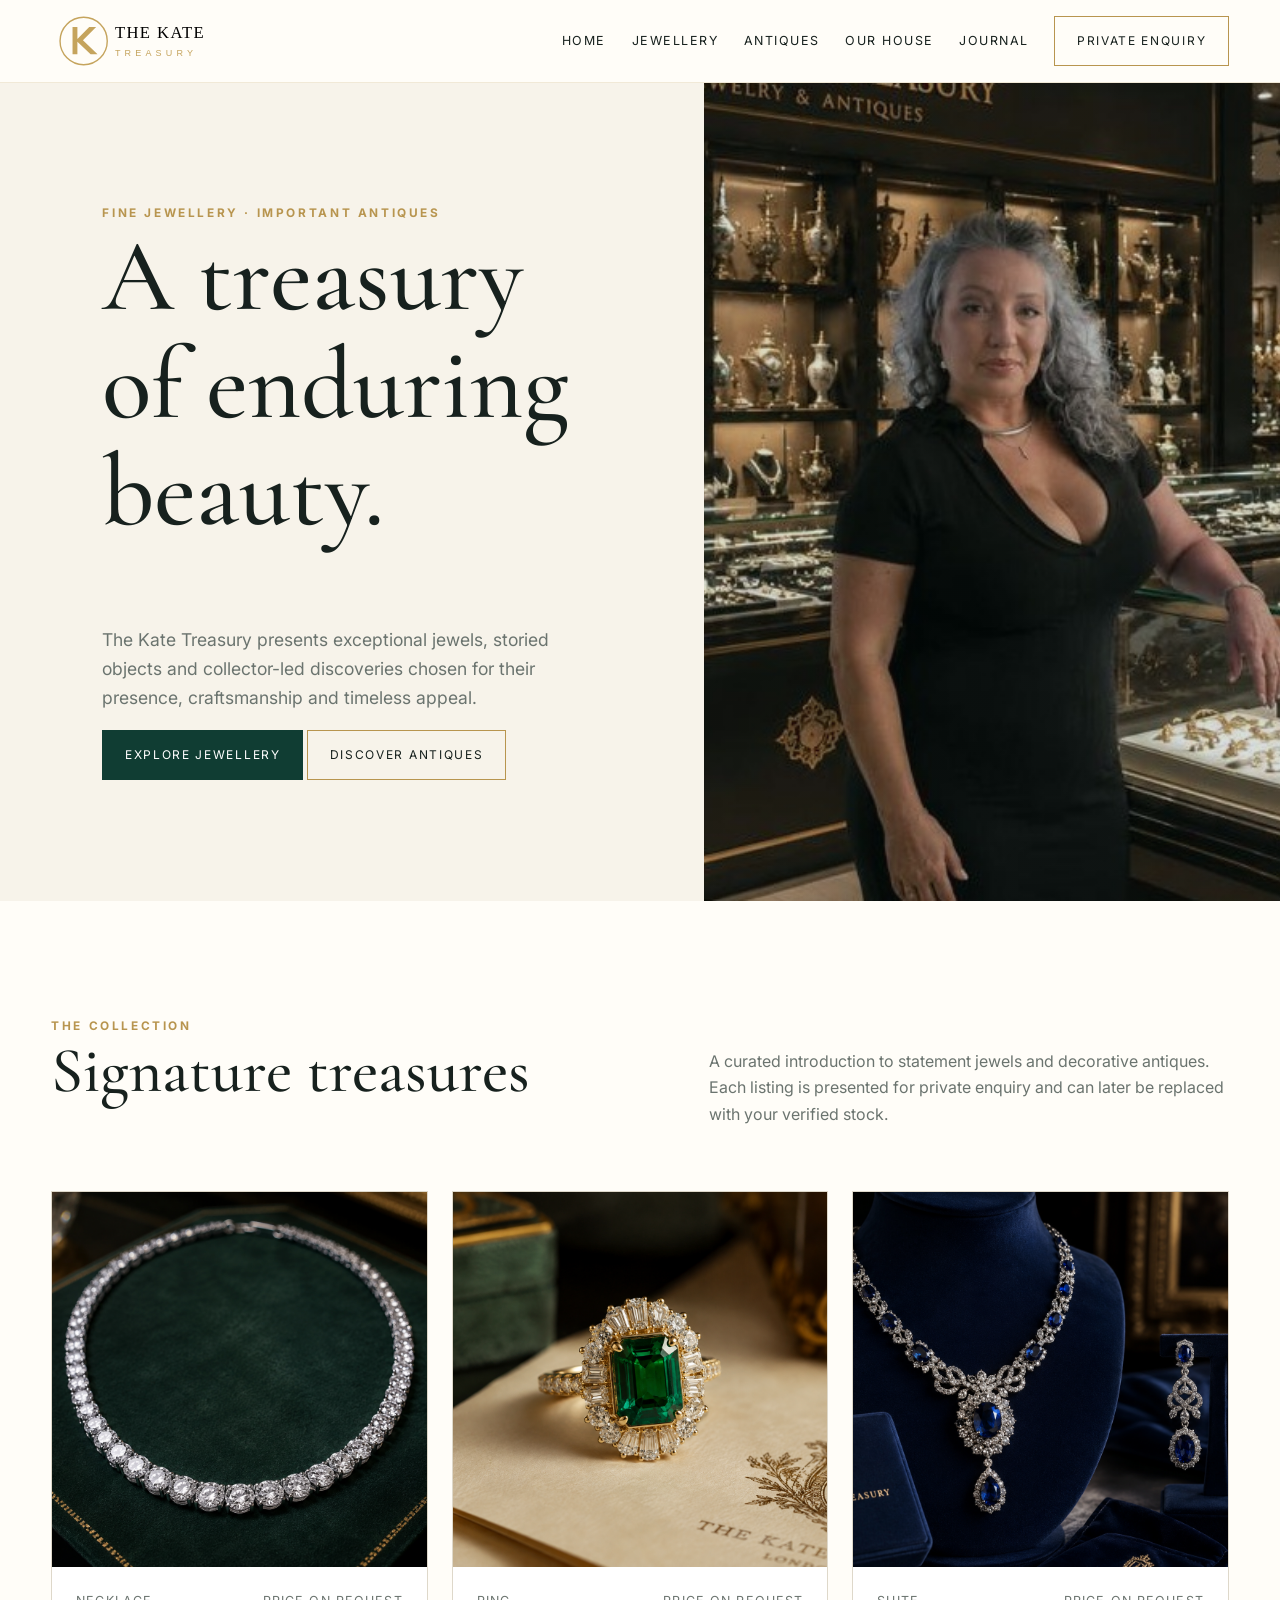
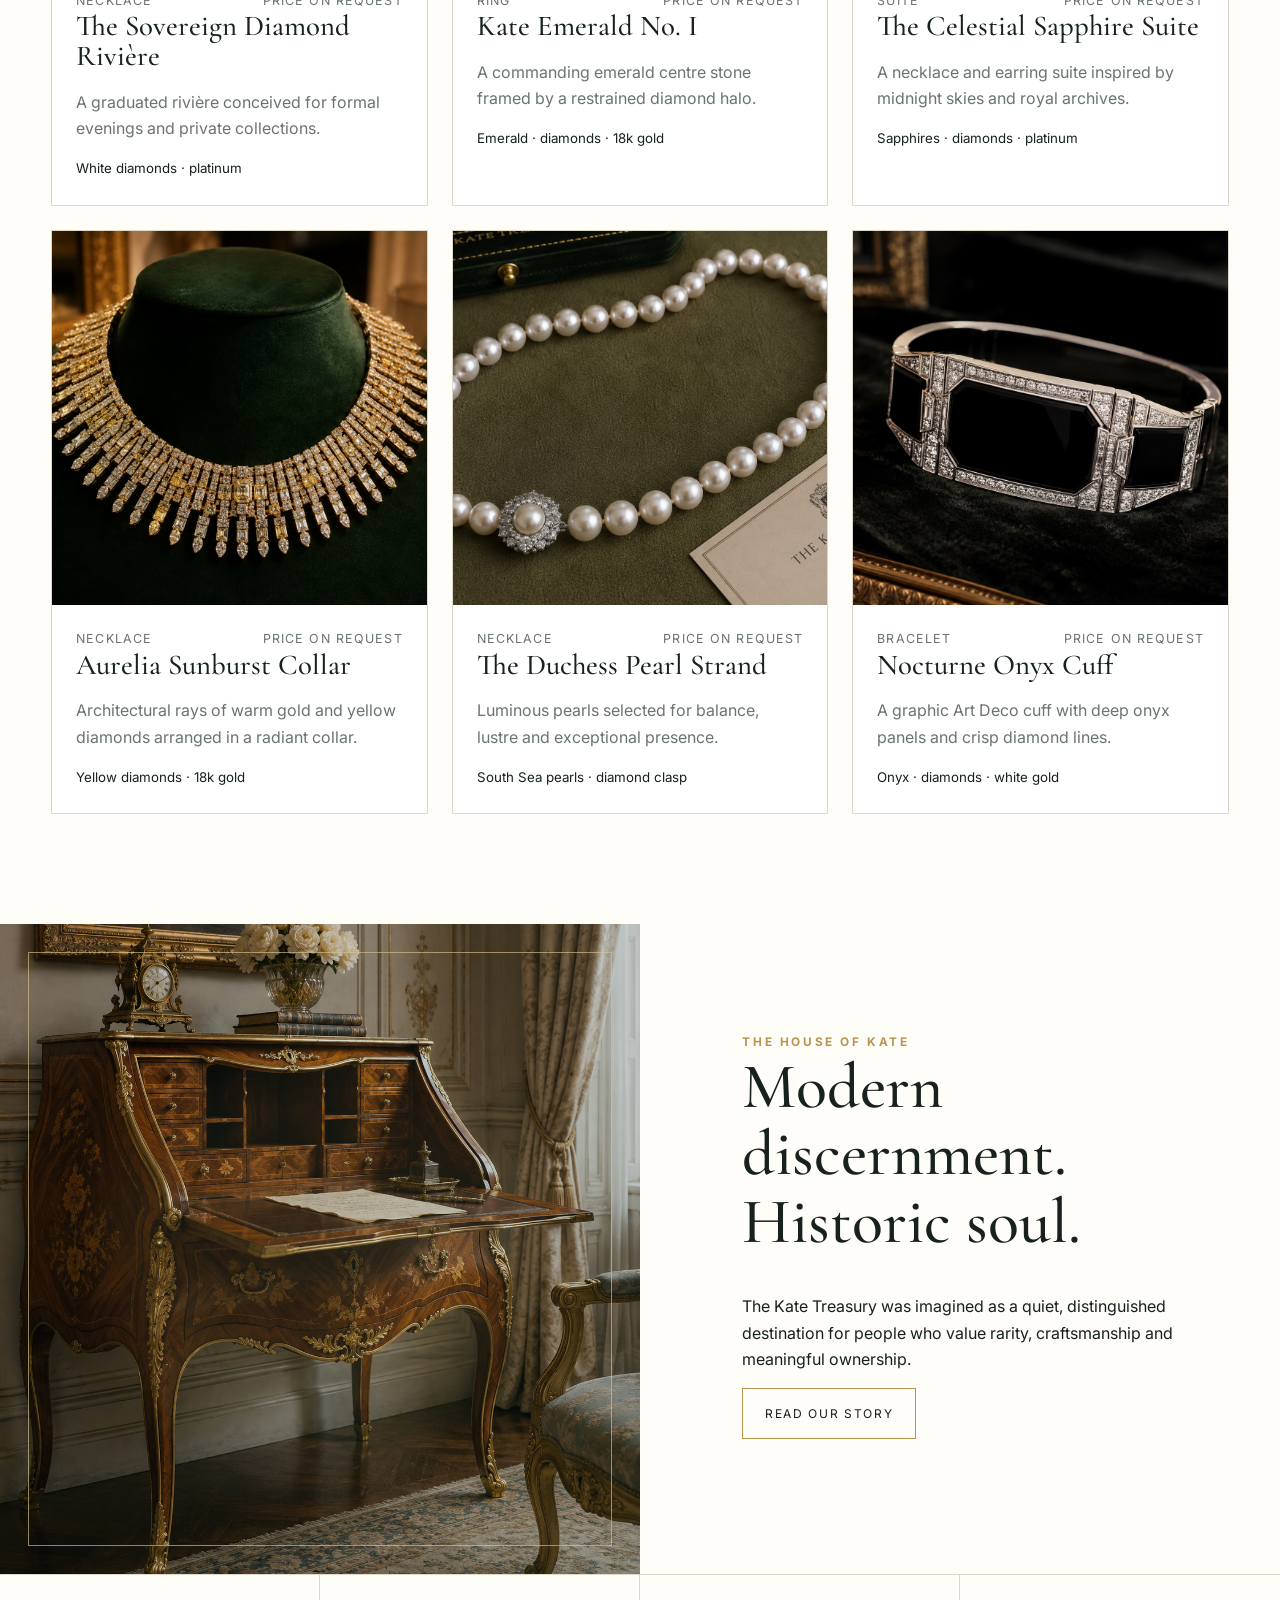
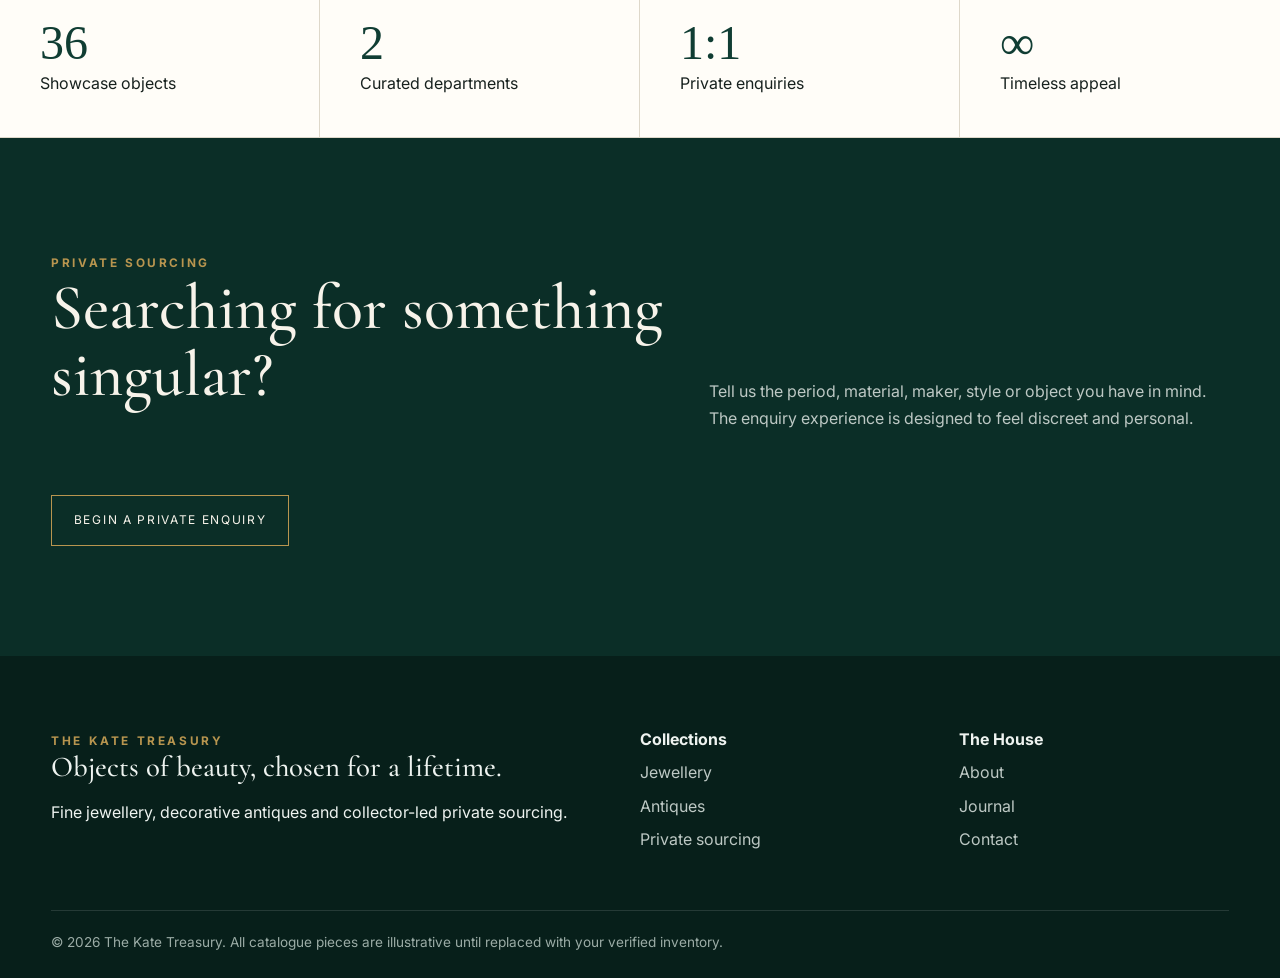
<file: index.html>
<!DOCTYPE html>
<html lang="en-GB">

<head>
    <meta charset="utf-8">
    <meta name="viewport" content="width=device-width, initial-scale=1">

    <title>The Kate Treasury | Fine Jewellery & Important Antiques</title>

    <meta name="description"
        content="Discover The Kate Treasury, a refined showcase of fine jewellery, statement gemstones, decorative antiques and collector-led private sourcing.">

    <meta name="robots"
        content="index,follow,max-image-preview:large,max-snippet:-1,max-video-preview:-1">

    <link rel="canonical" href="https://thekatetreasury.com/">

    <!-- Open Graph -->
    <meta property="og:type" content="website">
    <meta property="og:site_name" content="The Kate Treasury">
    <meta property="og:title" content="The Kate Treasury | Fine Jewellery & Important Antiques">
    <meta property="og:description"
        content="Discover The Kate Treasury, a refined showcase of fine jewellery, statement gemstones, decorative antiques and collector-led private sourcing.">
    <meta property="og:url" content="https://thekatetreasury.com/">
    <meta property="og:image"
        content="https://thekatetreasury.com/assets/images/products/jewellery-01.svg">

    <!-- Twitter -->
    <meta name="twitter:card" content="summary_large_image">
    <meta name="twitter:title"
        content="The Kate Treasury | Fine Jewellery & Important Antiques">
    <meta name="twitter:description"
        content="Discover The Kate Treasury, a refined showcase of fine jewellery, statement gemstones, decorative antiques and collector-led private sourcing.">
    <meta name="twitter:image"
        content="https://thekatetreasury.com/assets/images/products/jewellery-01.svg">

    <meta name="theme-color" content="#103d33">

    <link rel="icon"
        href="assets/images/brand/favicon.svg"
        type="image/svg+xml">

    <link rel="manifest" href="site.webmanifest">

    <!-- Fonts -->
    <link rel="preconnect"
        href="https://fonts.googleapis.com">

    <link rel="preconnect"
        href="https://fonts.gstatic.com"
        crossorigin>

    <link href="https://fonts.googleapis.com/css2?family=Cormorant+Garamond:wght@400;500;600&family=Inter:wght@400;500;600&display=swap"
        rel="stylesheet">

    <link rel="stylesheet"
        href="assets/css/style.css">

    <!-- Schema -->
    <script type="application/ld+json">
    {
        "@context": "https://schema.org",
        "@type": "Organization",
        "name": "The Kate Treasury",
        "url": "https://thekatetreasury.com/",
        "logo": "https://thekatetreasury.com/assets/images/brand/logo.svg",
        "description": "A private showcase of fine jewellery, decorative antiques and collector-led sourcing.",
        "founder": {
            "@type": "Person",
            "name": "Kate"
        },
        "contactPoint": {
            "@type": "ContactPoint",
            "contactType": "customer enquiries",
            "email": "thekatetreasury@.com"
        }
    }
    </script>

</head>

<body data-featured="true">

    <!-- Header -->
    <header class="site-header">

        <div class="container nav">

            <a class="brand"
                href="index.html"
                aria-label="The Kate Treasury home">

                <img src="assets/images/brand/logo.svg"
                    alt="The Kate Treasury">

            </a>

            <button class="menu-btn"
                aria-label="Open navigation">
                ☰
            </button>

            <nav class="nav-links"
                aria-label="Primary navigation">

                <a href="index.html">Home</a>

                <a href="pages/jewellery.html">
                    Jewellery
                </a>

                <a href="pages/antiques.html">
                    Antiques
                </a>

                <a href="pages/about.html">
                    Our House
                </a>

                <a href="pages/journal.html">
                    Journal
                </a>

                <a class="btn"
                    href="pages/contact.html">
                    Private Enquiry
                </a>

            </nav>

        </div>

    </header>

    <!-- Main -->
    <main>

        <!-- Hero -->
        <section class="hero">

            <div class="hero-copy">

                <span class="eyebrow">
                    Fine jewellery · Important antiques
                </span>

                <h1>
                    A treasury of enduring beauty.
                </h1>

                <p>
                    The Kate Treasury presents exceptional jewels,
                    storied objects and collector-led discoveries
                    chosen for their presence, craftsmanship and
                    timeless appeal.
                </p>

                <div>

                    <a class="btn btn-solid"
                        href="pages/jewellery.html">

                        Explore Jewellery

                    </a>

                    <a class="btn"
                        href="pages/antiques.html">

                        Discover Antiques

                    </a>

                </div>

            </div>

            <div class="hero-art"
                aria-label="Abstract emerald gemstone artwork">

            </div>

        </section>

        <!-- Featured Collection -->
        <section class="section">

            <div class="container">

                <div class="section-head reveal">

                    <div>

                        <span class="eyebrow">
                            The Collection
                        </span>

                        <h2>
                            Signature treasures
                        </h2>

                    </div>

                    <p>
                        A curated introduction to statement jewels
                        and decorative antiques. Each listing is
                        presented for private enquiry and can later
                        be replaced with your verified stock.
                    </p>

                </div>

                <div id="catalogue-grid"
                    class="grid">

                </div>

            </div>

        </section>

        <!-- About -->
        <section class="split">

            <div class="split-visual"></div>

            <div class="split-copy reveal">

                <span class="eyebrow">
                    The House of Kate
                </span>

                <h2>
                    Modern discernment. Historic soul.
                </h2>

                <p>
                    The Kate Treasury was imagined as a quiet,
                    distinguished destination for people who
                    value rarity, craftsmanship and meaningful
                    ownership.
                </p>

                <a class="btn"
                    href="pages/about.html">

                    Read our story

                </a>

            </div>

        </section>

        <!-- Stats -->
        <section class="stats">

            <div class="stat">
                <strong>36</strong>
                Showcase objects
            </div>

            <div class="stat">
                <strong>2</strong>
                Curated departments
            </div>

            <div class="stat">
                <strong>1:1</strong>
                Private enquiries
            </div>

            <div class="stat">
                <strong>∞</strong>
                Timeless appeal
            </div>

        </section>

        <!-- CTA -->
        <section class="section section-dark">

            <div class="container">

                <div class="section-head reveal">

                    <div>

                        <span class="eyebrow">
                            Private sourcing
                        </span>

                        <h2>
                            Searching for something singular?
                        </h2>

                    </div>

                    <p>
                        Tell us the period, material, maker,
                        style or object you have in mind.
                        The enquiry experience is designed
                        to feel discreet and personal.
                    </p>

                </div>

                <a class="btn"
                    href="pages/contact.html">

                    Begin a private enquiry

                </a>

            </div>

        </section>

    </main>

    <!-- Footer -->
    <footer class="footer">

        <div class="container">

            <div class="footer-grid">

                <div>

                    <span class="eyebrow">
                        The Kate Treasury
                    </span>

                    <h3>
                        Objects of beauty,
                        chosen for a lifetime.
                    </h3>

                    <p>
                        Fine jewellery,
                        decorative antiques
                        and collector-led
                        private sourcing.
                    </p>

                </div>

                <div>

                    <strong>Collections</strong>

                    <a href="pages/jewellery.html">
                        Jewellery
                    </a>

                    <a href="pages/antiques.html">
                        Antiques
                    </a>

                    <a href="pages/contact.html">
                        Private sourcing
                    </a>

                </div>

                <div>

                    <strong>The House</strong>

                    <a href="pages/about.html">
                        About
                    </a>

                    <a href="pages/journal.html">
                        Journal
                    </a>

                    <a href="pages/contact.html">
                        Contact
                    </a>

                </div>

            </div>

            <div class="footer-bottom">

                © <span id="year"></span>
                The Kate Treasury.

                All catalogue pieces are illustrative until
                replaced with your verified inventory.

            </div>

        </div>

    </footer>

    <script src="assets/js/catalogue.js"></script>
    <script src="assets/js/main.js"></script>

</body>

</html>
</file>
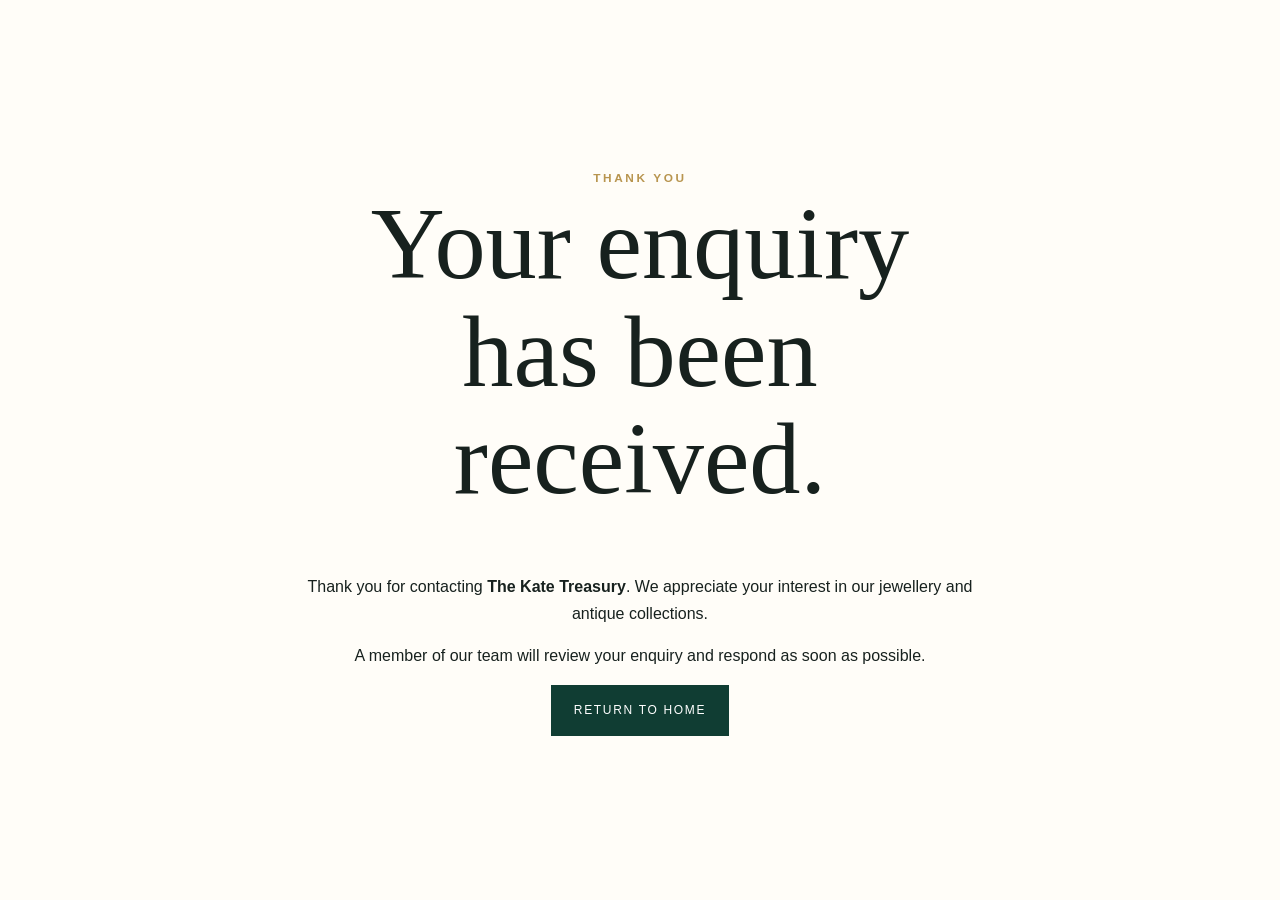
<file: thank-you.html>
<!DOCTYPE html>
<html lang="en">

<head>

    <meta charset="UTF-8">

    <meta
        name="viewport"
        content="width=device-width, initial-scale=1.0"
    >

    <title>Thank You | The Kate Treasury</title>

    <meta
        name="description"
        content="Thank you for contacting The Kate Treasury."
    >

    <link
        rel="stylesheet"
        href="assets/css/style.css"
    >

</head>

<body>

    <main
        class="section"
        style="min-height:100vh;display:flex;align-items:center;justify-content:center;"
    >

        <div
            class="container"
            style="max-width:700px;text-align:center;"
        >

            <span class="eyebrow">
                Thank You
            </span>

            <h1>
                Your enquiry has been received.
            </h1>

            <p>

                Thank you for contacting
                <strong>The Kate Treasury</strong>.

                We appreciate your interest in our jewellery and antique collections.

            </p>

            <p>

                A member of our team will review your enquiry and respond as soon as possible.

            </p>

            <a
                href="index.html"
                class="btn btn-solid"
            >
                Return to Home
            </a>

        </div>

    </main>

</body>

</html>
</file>
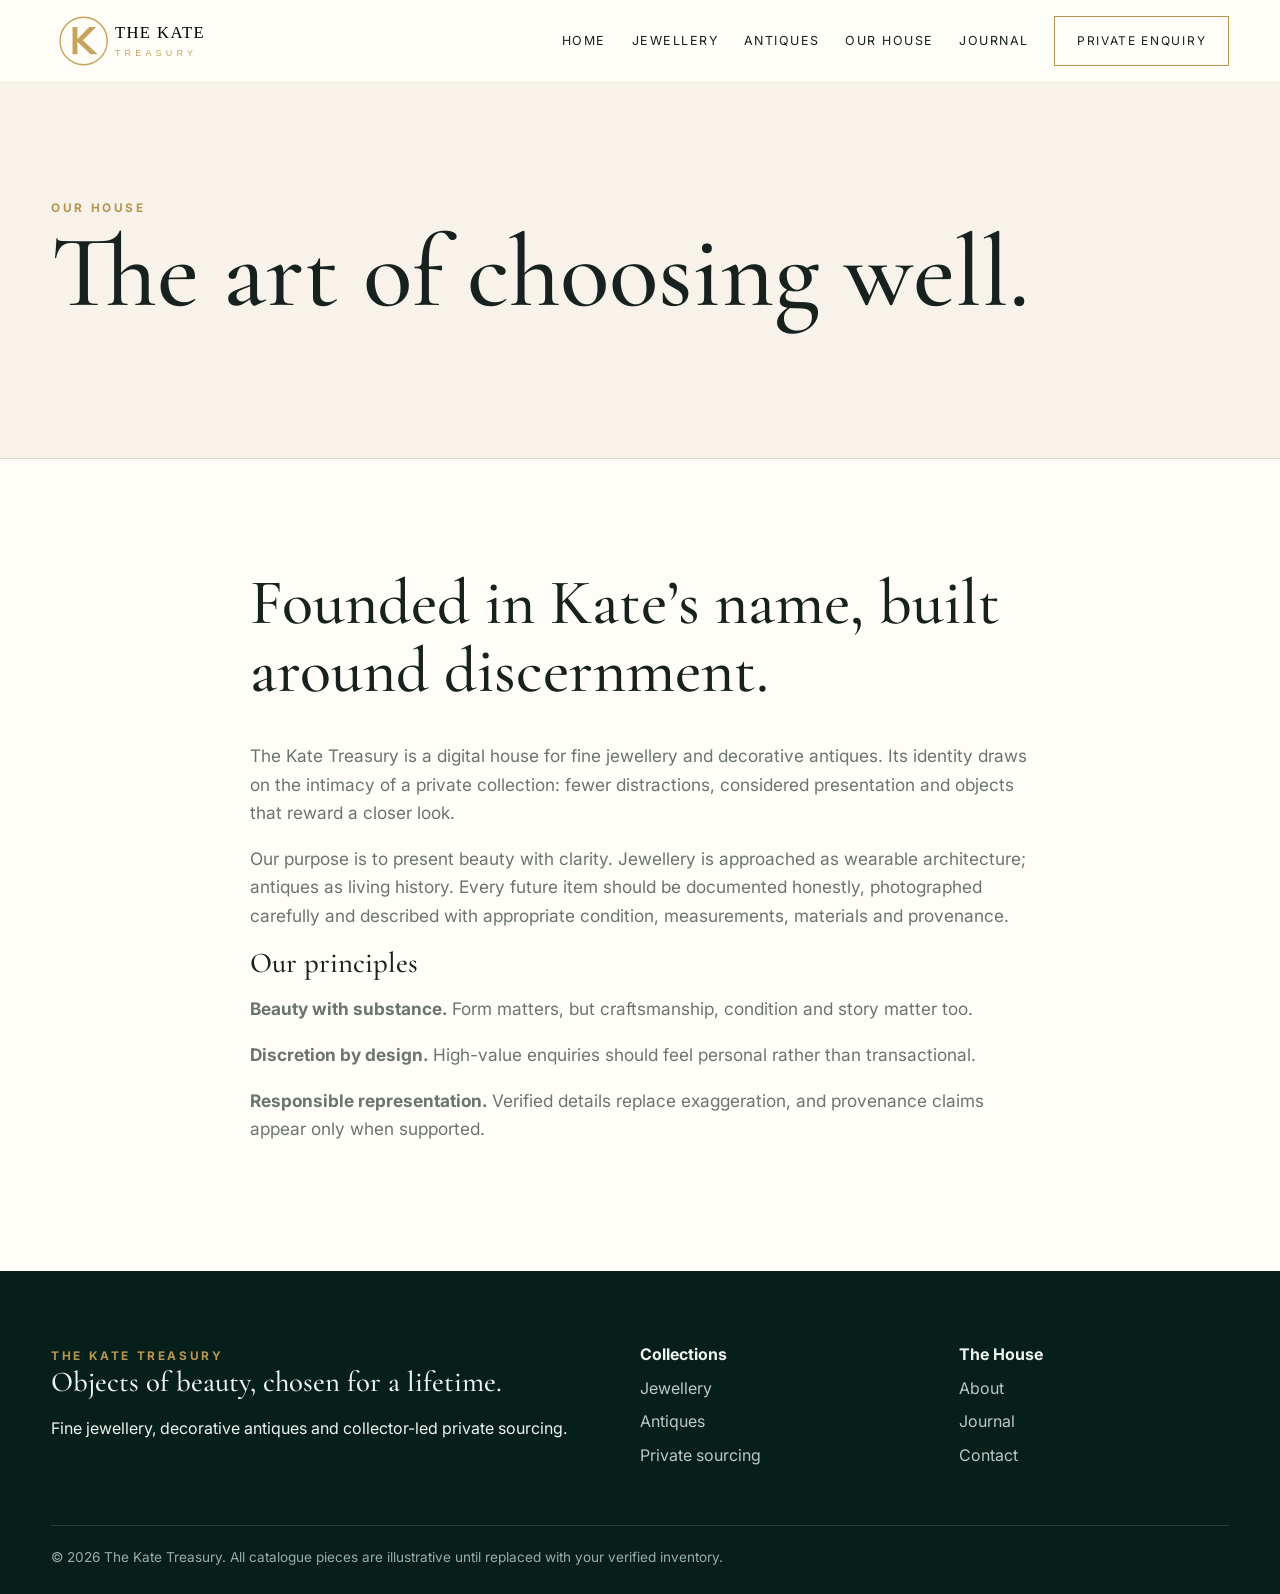
<file: pages/about.html>
<!doctype html><html lang="en-GB"><head><meta charset="utf-8"><meta name="viewport" content="width=device-width,initial-scale=1"><title>About The Kate Treasury | Our House & Philosophy</title><meta name="description" content="Meet The Kate Treasury, founded in Kate’s name and dedicated to presenting fine jewellery and decorative antiques with discernment."><meta name="robots" content="index,follow,max-image-preview:large,max-snippet:-1,max-video-preview:-1"><link rel="canonical" href="https://thekatetreasury.com/pages/about.html"><meta property="og:type" content="website"><meta property="og:site_name" content="The Kate Treasury"><meta property="og:title" content="About The Kate Treasury | Our House & Philosophy"><meta property="og:description" content="Meet The Kate Treasury, founded in Kate’s name and dedicated to presenting fine jewellery and decorative antiques with discernment."><meta property="og:url" content="https://thekatetreasury.com/pages/about.html"><meta property="og:image" content="https://thekatetreasury.com/assets/images/products/jewellery-01.svg"><meta name="twitter:card" content="summary_large_image"><meta name="twitter:title" content="About The Kate Treasury | Our House & Philosophy"><meta name="twitter:description" content="Meet The Kate Treasury, founded in Kate’s name and dedicated to presenting fine jewellery and decorative antiques with discernment."><meta name="twitter:image" content="https://thekatetreasury.com/assets/images/products/jewellery-01.svg"><meta name="theme-color" content="#103d33"><link rel="icon" href="../assets/images/brand/favicon.svg" type="image/svg+xml"><link rel="manifest" href="../site.webmanifest"><link rel="preconnect" href="https://fonts.googleapis.com"><link rel="preconnect" href="https://fonts.gstatic.com" crossorigin><link href="https://fonts.googleapis.com/css2?family=Cormorant+Garamond:wght@400;500;600&family=Inter:wght@400;500;600&display=swap" rel="stylesheet"><link rel="stylesheet" href="../assets/css/style.css"><script type="application/ld+json">{"@context": "https://schema.org", "@type": "AboutPage", "name": "About The Kate Treasury", "url": "https://thekatetreasury.com/pages/about.html"}</script></head><body ><header class="site-header"><div class="container nav"><a class="brand" href="../index.html" aria-label="The Kate Treasury home"><img src="../assets/images/brand/logo.svg" alt="The Kate Treasury"></a><button class="menu-btn" aria-label="Open navigation">☰</button><nav class="nav-links" aria-label="Primary navigation"><a href="../index.html">Home</a><a href="../pages/jewellery.html">Jewellery</a><a href="../pages/antiques.html">Antiques</a><a href="../pages/about.html">Our House</a><a href="../pages/journal.html">Journal</a><a class="btn" href="../pages/contact.html">Private Enquiry</a></nav></div></header><main><section class="page-hero"><div class="container"><span class="eyebrow">Our House</span><h1>The art of choosing well.</h1></div></section><section class="section"><div class="container prose reveal"><h2>Founded in Kate’s name, built around discernment.</h2><p>The Kate Treasury is a digital house for fine jewellery and decorative antiques. Its identity draws on the intimacy of a private collection: fewer distractions, considered presentation and objects that reward a closer look.</p><p>Our purpose is to present beauty with clarity. Jewellery is approached as wearable architecture; antiques as living history. Every future item should be documented honestly, photographed carefully and described with appropriate condition, measurements, materials and provenance.</p><h3>Our principles</h3><p><strong>Beauty with substance.</strong> Form matters, but craftsmanship, condition and story matter too.</p><p><strong>Discretion by design.</strong> High-value enquiries should feel personal rather than transactional.</p><p><strong>Responsible representation.</strong> Verified details replace exaggeration, and provenance claims appear only when supported.</p></div></section></main><footer class="footer"><div class="container"><div class="footer-grid"><div><span class="eyebrow">The Kate Treasury</span><h3>Objects of beauty, chosen for a lifetime.</h3><p>Fine jewellery, decorative antiques and collector-led private sourcing.</p></div><div><strong>Collections</strong><a href="../pages/jewellery.html">Jewellery</a><a href="../pages/antiques.html">Antiques</a><a href="../pages/contact.html">Private sourcing</a></div><div><strong>The House</strong><a href="../pages/about.html">About</a><a href="../pages/journal.html">Journal</a><a href="../pages/contact.html">Contact</a></div></div><div class="footer-bottom">© <span id="year"></span> The Kate Treasury. All catalogue pieces are illustrative until replaced with your verified inventory.</div></div></footer><script src="../assets/js/catalogue.js"></script><script src="../assets/js/main.js"></script></body></html>
</file>
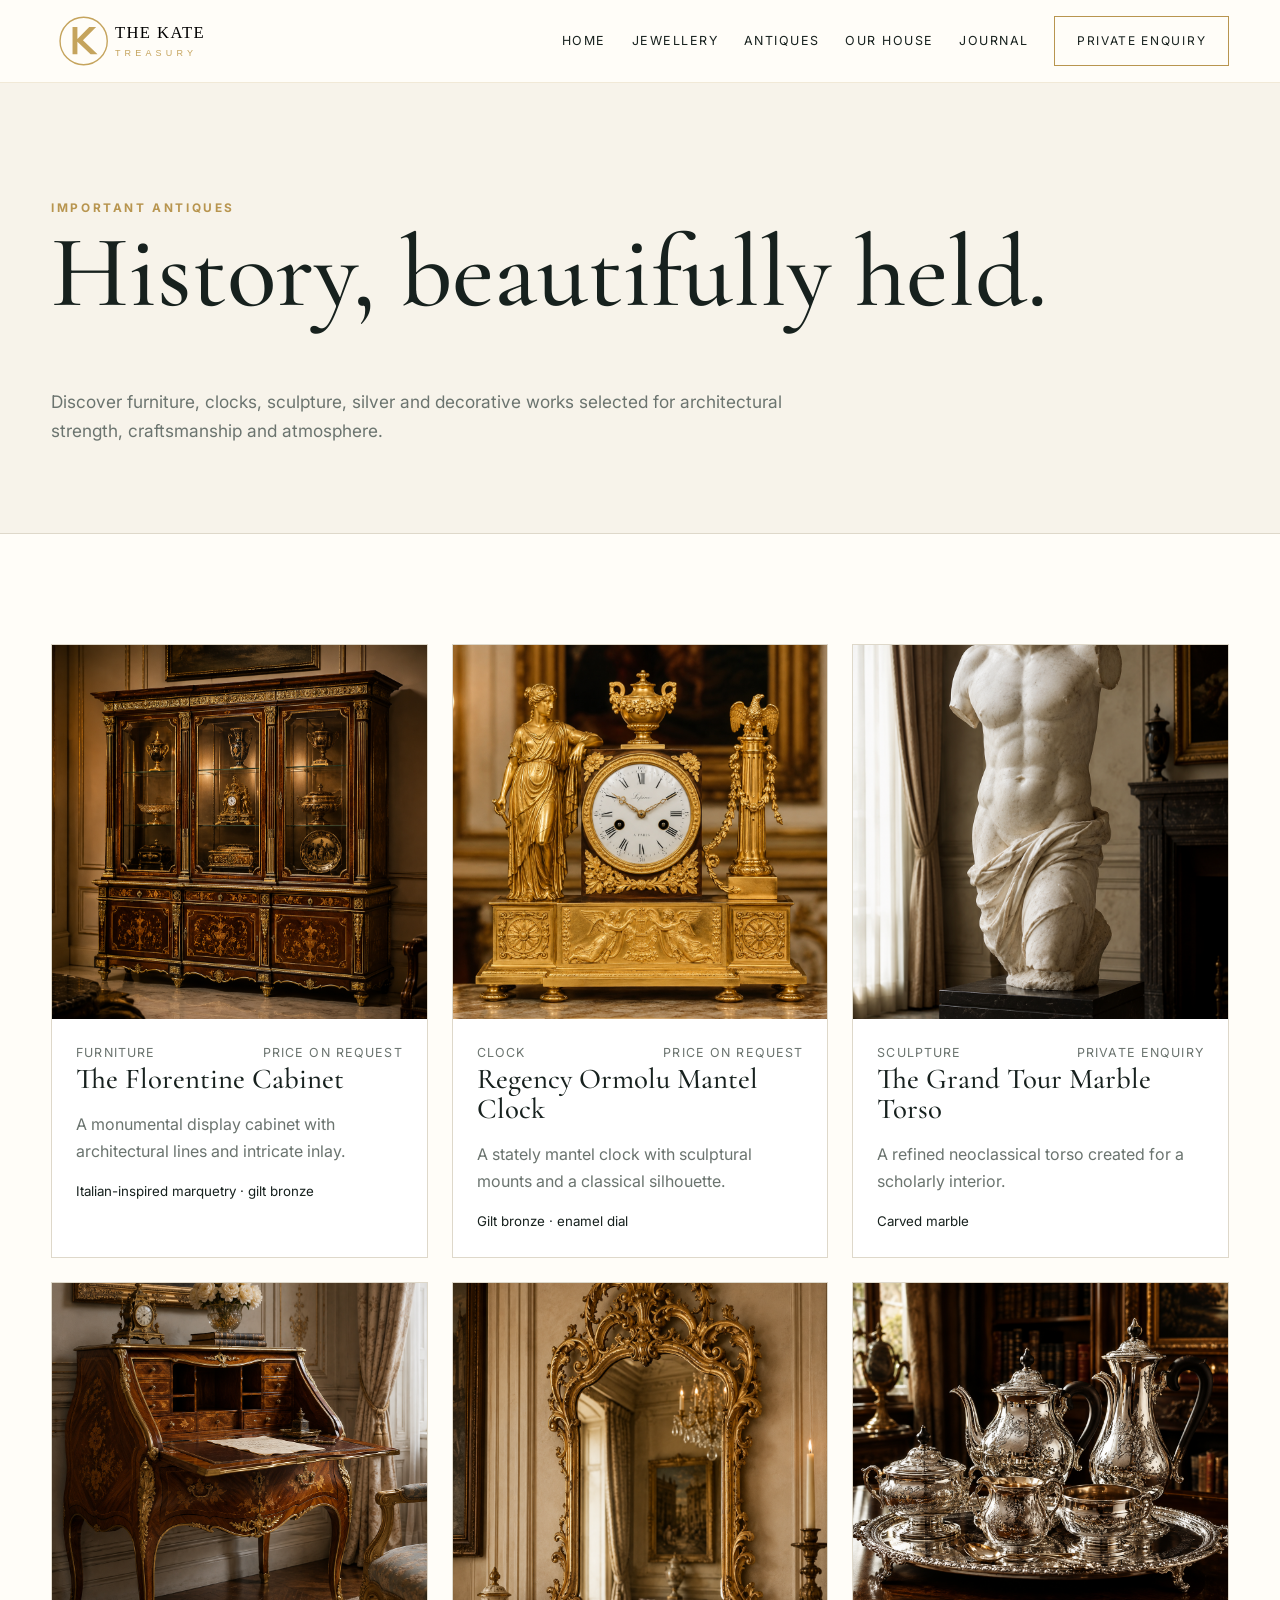
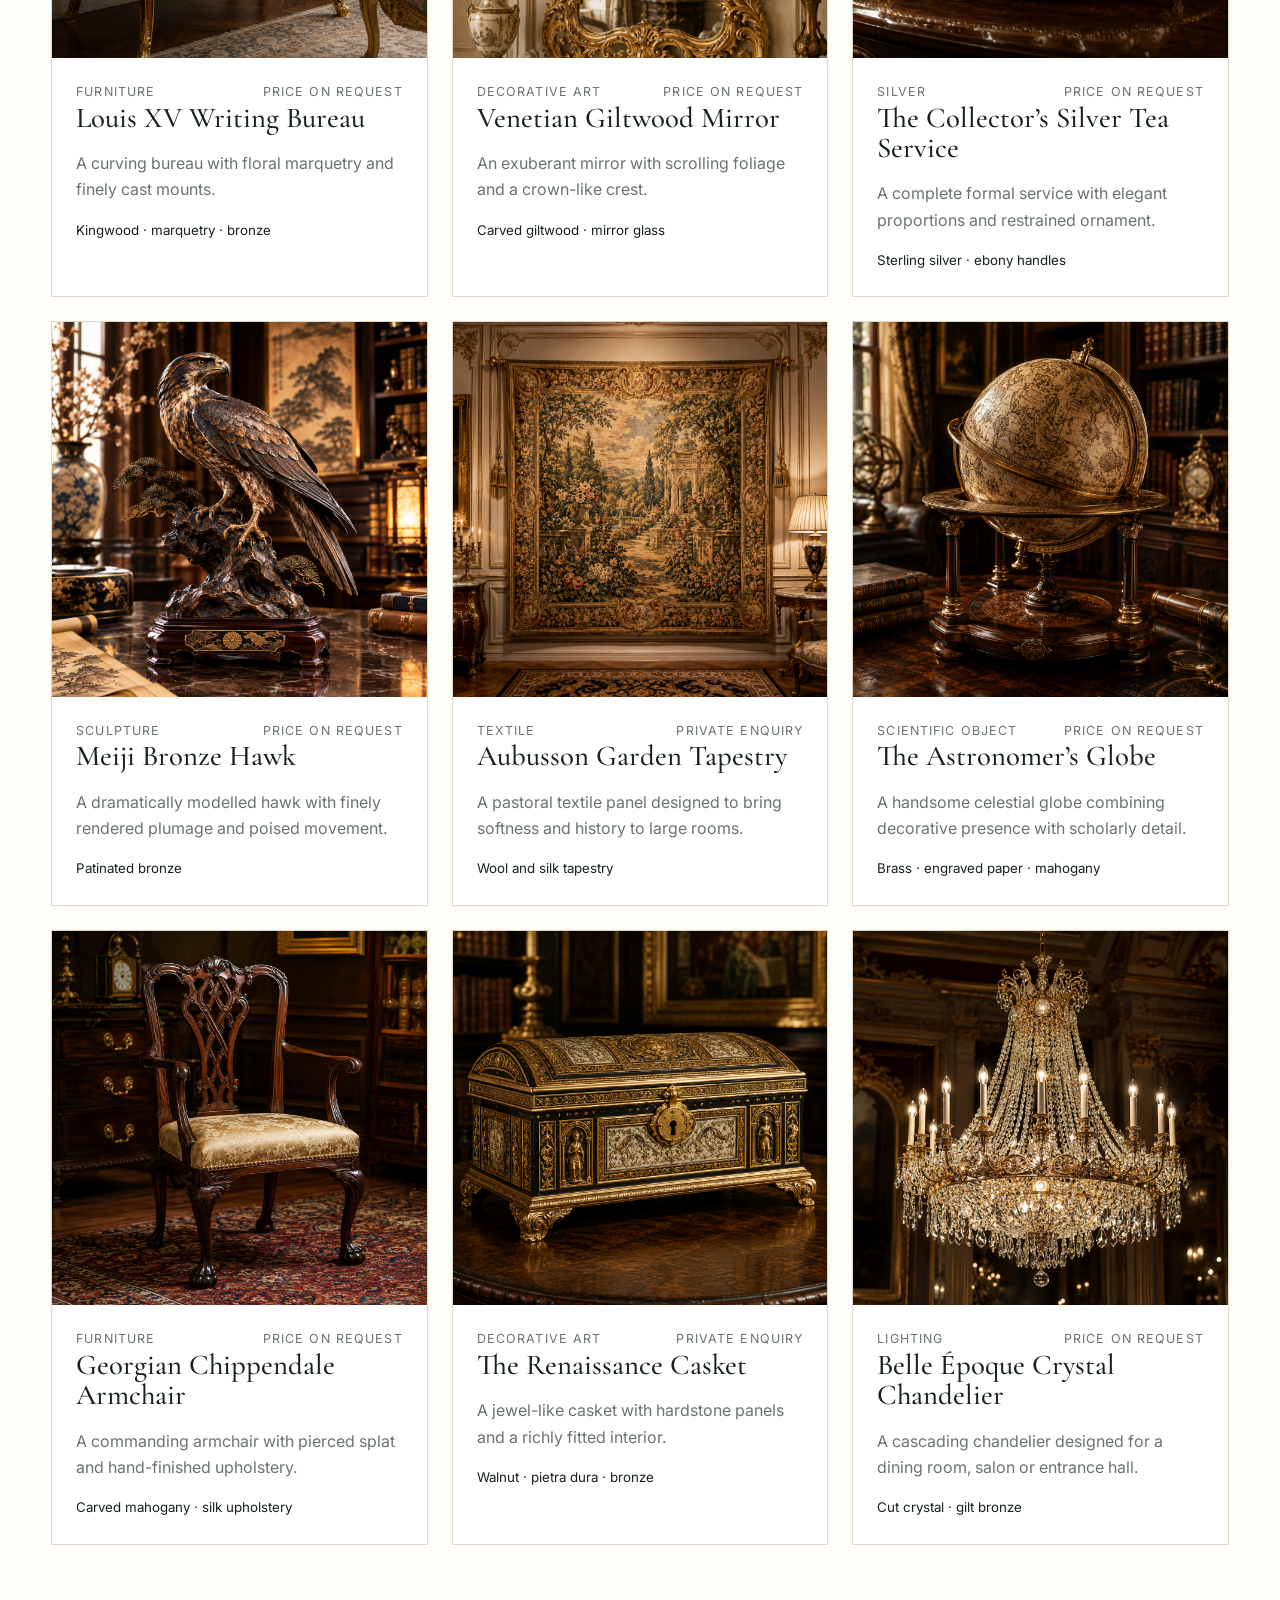
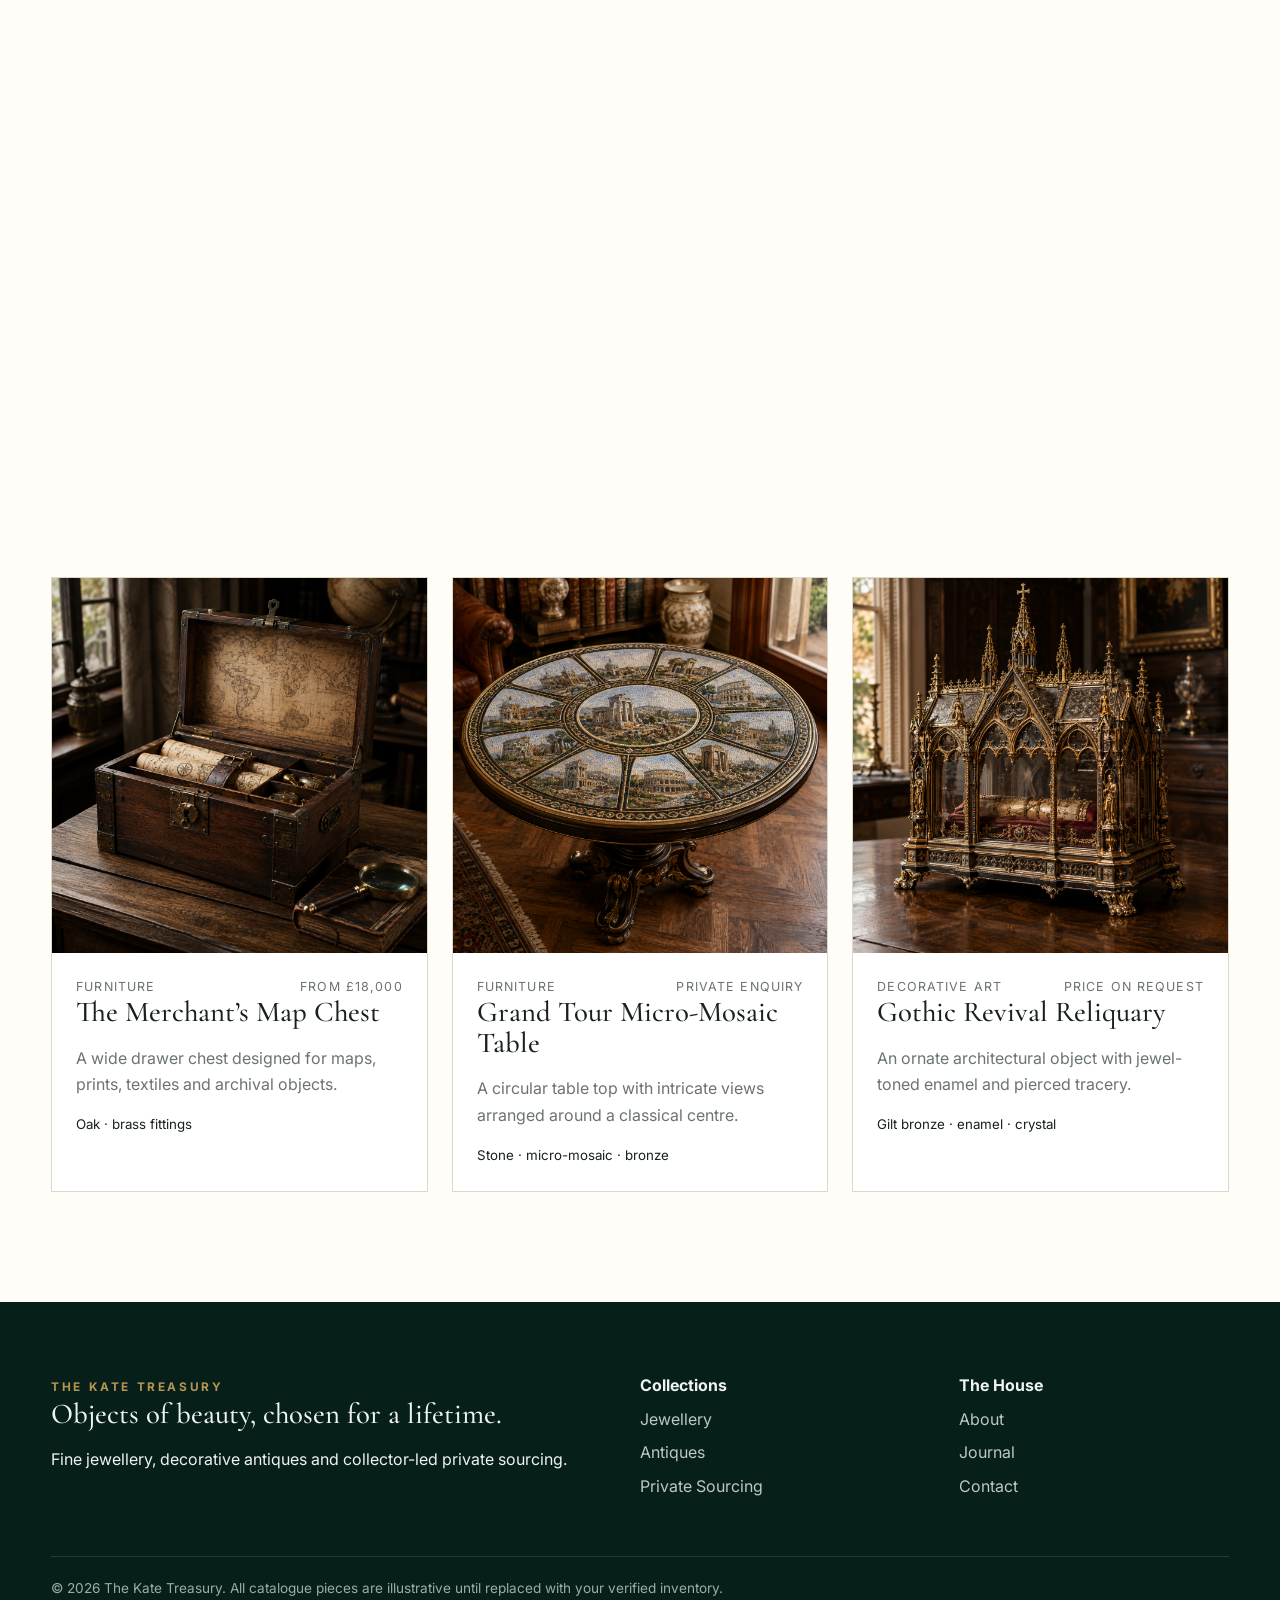
<file: pages/antiques.html>
<!DOCTYPE html>
<html lang="en-GB">

<head>
    <meta charset="UTF-8" />

    <meta
        name="viewport"
        content="width=device-width, initial-scale=1"
    />

    <title>Important Antiques Collection | The Kate Treasury</title>

    <meta
        name="description"
        content="Explore decorative antiques, furniture, clocks, sculpture, silver and collector objects at The Kate Treasury."
    />

    <meta
        name="robots"
        content="index,follow,max-image-preview:large,max-snippet:-1,max-video-preview:-1"
    />

    <link
        rel="canonical"
        href="https://thekatetreasury.com/pages/antiques.html"
    />

    <!-- Open Graph -->

    <meta
        property="og:type"
        content="website"
    />

    <meta
        property="og:site_name"
        content="The Kate Treasury"
    />

    <meta
        property="og:title"
        content="Important Antiques Collection | The Kate Treasury"
    />

    <meta
        property="og:description"
        content="Explore decorative antiques, furniture, clocks, sculpture, silver and collector objects at The Kate Treasury."
    />

    <meta
        property="og:url"
        content="https://thekatetreasury.com/pages/antiques.html"
    />

    <meta
        property="og:image"
        content="https://thekatetreasury.com/assets/images/products/jewellery-01.svg"
    />

    <!-- Twitter -->

    <meta
        name="twitter:card"
        content="summary_large_image"
    />

    <meta
        name="twitter:title"
        content="Important Antiques Collection | The Kate Treasury"
    />

    <meta
        name="twitter:description"
        content="Explore decorative antiques, furniture, clocks, sculpture, silver and collector objects at The Kate Treasury."
    />

    <meta
        name="twitter:image"
        content="https://thekatetreasury.com/assets/images/products/jewellery-01.svg"
    />

    <meta
        name="theme-color"
        content="#103d33"
    />

    <link
        rel="icon"
        href="../assets/images/brand/favicon.svg"
        type="image/svg+xml"
    />

    <link
        rel="manifest"
        href="../site.webmanifest"
    />

    <!-- Google Fonts -->

    <link
        rel="preconnect"
        href="https://fonts.googleapis.com"
    />

    <link
        rel="preconnect"
        href="https://fonts.gstatic.com"
        crossorigin
    />

    <link
        href="https://fonts.googleapis.com/css2?family=Cormorant+Garamond:wght@400;500;600&family=Inter:wght@400;500;600&display=swap"
        rel="stylesheet"
    />

    <link
        rel="stylesheet"
        href="../assets/css/style.css"
    />

    <!-- Structured Data -->

    <script type="application/ld+json">
{
  "@context": "https://schema.org",
  "@type": "CollectionPage",
  "name": "Important Antiques Collection | The Kate Treasury",
  "url": "https://thekatetreasury.com/pages/antiques.html",
  "isPartOf": {
    "@type": "WebSite",
    "name": "The Kate Treasury",
    "url": "https://thekatetreasury.com/"
  }
}
</script>

</head>

<body data-catalogue="antiques">

    <!-- Header -->

    <header class="site-header">

        <div class="container nav">

            <a
                class="brand"
                href="../index.html"
                aria-label="The Kate Treasury Home"
            >
                <img
                    src="../assets/images/brand/logo.svg"
                    alt="The Kate Treasury"
                >
            </a>

            <button
                class="menu-btn"
                aria-label="Open navigation"
            >
                ☰
            </button>

            <nav
                class="nav-links"
                aria-label="Primary navigation"
            >
                <a href="../index.html">Home</a>
                <a href="../pages/jewellery.html">Jewellery</a>
                <a href="../pages/antiques.html">Antiques</a>
                <a href="../pages/about.html">Our House</a>
                <a href="../pages/journal.html">Journal</a>

                <a
                    class="btn"
                    href="../pages/contact.html"
                >
                    Private Enquiry
                </a>

            </nav>

        </div>

    </header>

    <!-- Main -->

    <main>

        <section class="page-hero">

            <div class="container">

                <span class="eyebrow">
                    Important Antiques
                </span>

                <h1>
                    History, beautifully held.
                </h1>

                <div class="prose">

                    <p>
                        Discover furniture, clocks, sculpture, silver and decorative works
                        selected for architectural strength, craftsmanship and atmosphere.
                    </p>

                </div>

            </div>

        </section>

        <section class="section">

            <div class="container">

                <div
                    id="catalogue-grid"
                    class="grid"
                ></div>

            </div>

        </section>

    </main>

    <!-- Footer -->

    <footer class="footer">

        <div class="container">

            <div class="footer-grid">

                <div>

                    <span class="eyebrow">
                        The Kate Treasury
                    </span>

                    <h3>
                        Objects of beauty, chosen for a lifetime.
                    </h3>

                    <p>
                        Fine jewellery, decorative antiques and collector-led private sourcing.
                    </p>

                </div>

                <div>

                    <strong>Collections</strong>

                    <a href="../pages/jewellery.html">Jewellery</a>
                    <a href="../pages/antiques.html">Antiques</a>
                    <a href="../pages/contact.html">Private Sourcing</a>

                </div>

                <div>

                    <strong>The House</strong>

                    <a href="../pages/about.html">About</a>
                    <a href="../pages/journal.html">Journal</a>
                    <a href="../pages/contact.html">Contact</a>

                </div>

            </div>

            <div class="footer-bottom">
                © <span id="year"></span> The Kate Treasury.
                All catalogue pieces are illustrative until replaced with your verified inventory.
            </div>

        </div>

    </footer>

    <script src="../assets/js/catalogue.js"></script>
    <script src="../assets/js/main.js"></script>

</body>

</html>
</file>
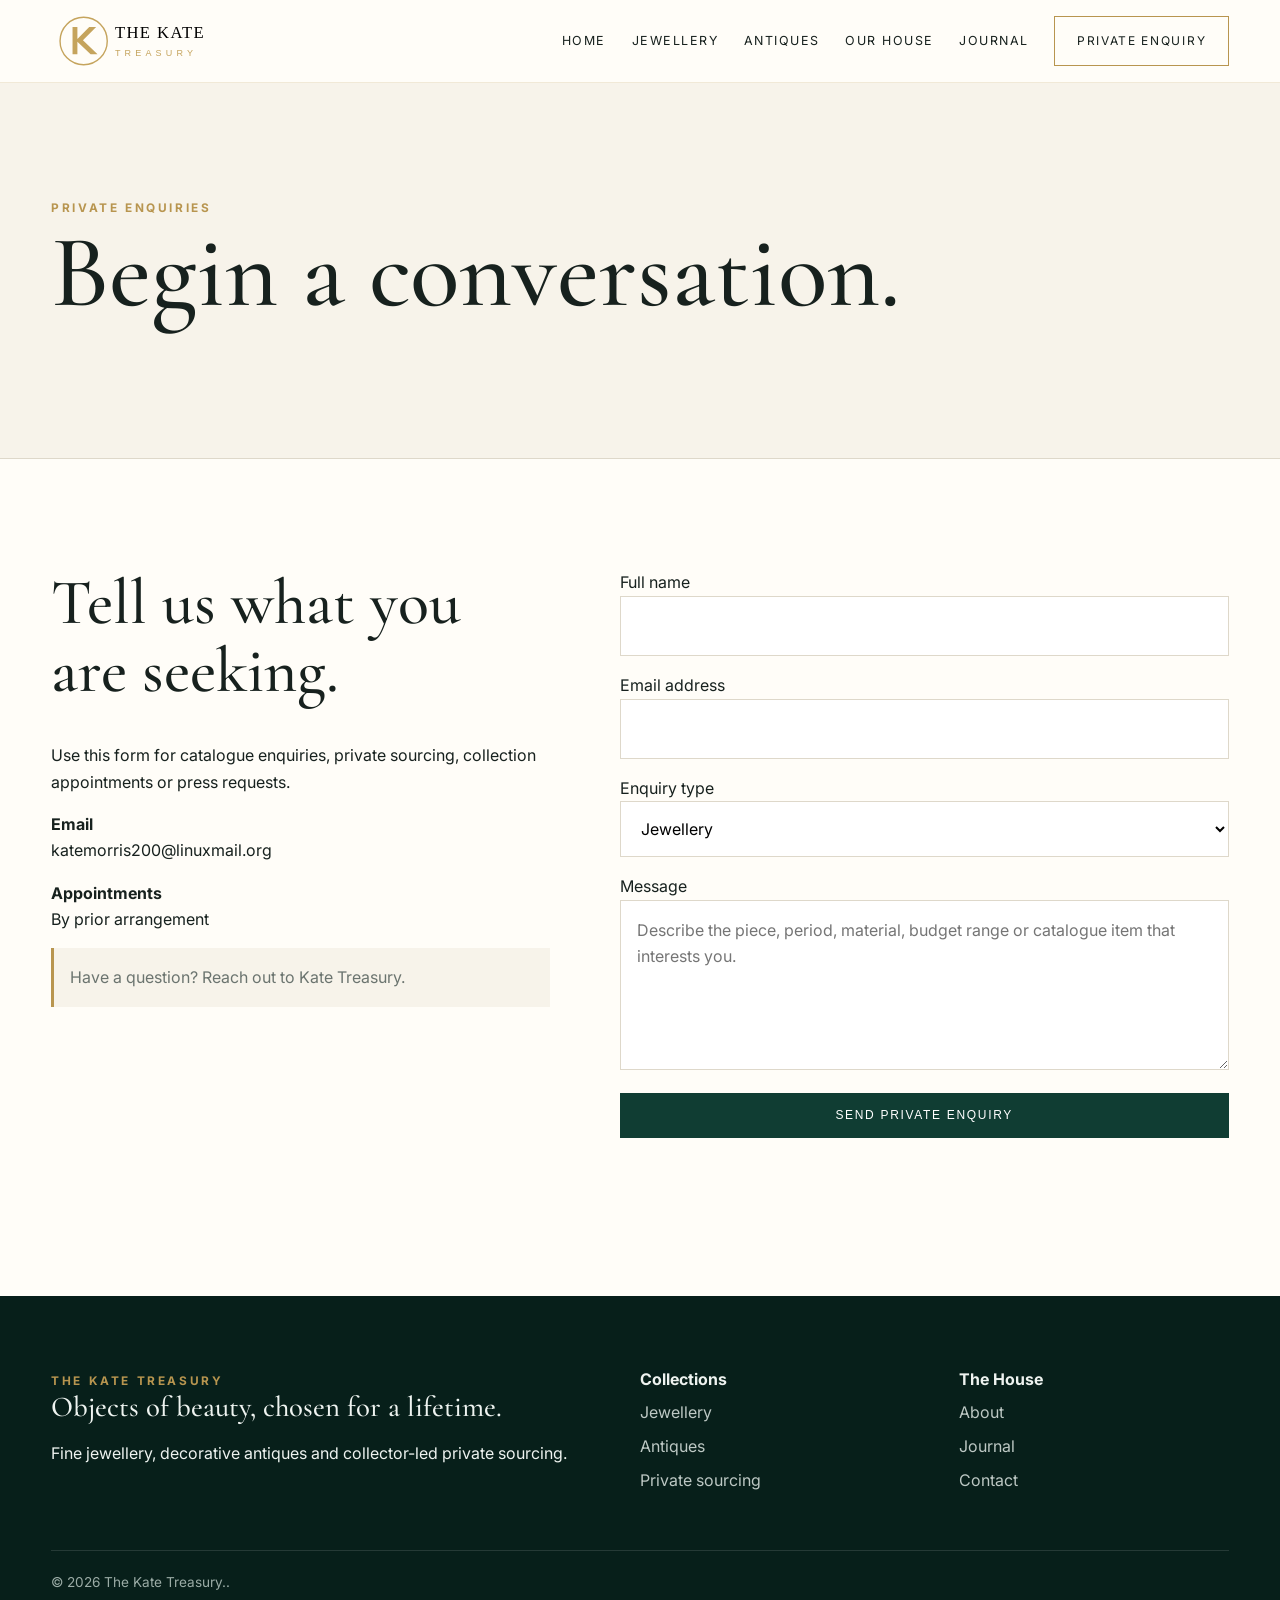
<file: pages/contact.html>
<!doctype html><html lang="en-GB"><head><meta charset="utf-8"><meta name="viewport" content="width=device-width,initial-scale=1"><title>Contact The Kate Treasury | Private Jewellery & Antique Enquiries</title><meta name="description" content="Contact The Kate Treasury for jewellery, antique, private sourcing, appointment and collection enquiries."><meta name="robots" content="index,follow,max-image-preview:large,max-snippet:-1,max-video-preview:-1"><link rel="canonical" href="https://thekatetreasury.com/pages/contact.html"><meta property="og:type" content="website"><meta property="og:site_name" content="The Kate Treasury"><meta property="og:title" content="Contact The Kate Treasury | Private Jewellery & Antique Enquiries"><meta property="og:description" content="Contact The Kate Treasury for jewellery, antique, private sourcing, appointment and collection enquiries."><meta property="og:url" content="https://thekatetreasury.com/pages/contact.html"><meta property="og:image" content="https://thekatetreasury.com/assets/images/products/jewellery-01.svg"><meta name="twitter:card" content="summary_large_image"><meta name="twitter:title" content="Contact The Kate Treasury | Private Jewellery & Antique Enquiries"><meta name="twitter:description" content="Contact The Kate Treasury for jewellery, antique, private sourcing, appointment and collection enquiries."><meta name="twitter:image" content="https://thekatetreasury.com/assets/images/products/jewellery-01.svg"><meta name="theme-color" content="#103d33"><link rel="icon" href="../assets/images/brand/favicon.svg" type="image/svg+xml"><link rel="manifest" href="../site.webmanifest"><link rel="preconnect" href="https://fonts.googleapis.com"><link rel="preconnect" href="https://fonts.gstatic.com" crossorigin><link href="https://fonts.googleapis.com/css2?family=Cormorant+Garamond:wght@400;500;600&family=Inter:wght@400;500;600&display=swap" rel="stylesheet"><link rel="stylesheet" href="../assets/css/style.css"><script type="application/ld+json">{"@context": "https://schema.org", "@type": "ContactPage", "name": "Contact The Kate Treasury", "url": "https://thekatetreasury.com/pages/contact.html"}</script></head><body ><header class="site-header"><div class="container nav"><a class="brand" href="../index.html" aria-label="The Kate Treasury home"><img src="../assets/images/brand/logo.svg" alt="The Kate Treasury"></a><button class="menu-btn" aria-label="Open navigation">☰</button><nav class="nav-links" aria-label="Primary navigation"><a href="../index.html">Home</a><a href="../pages/jewellery.html">Jewellery</a><a href="../pages/antiques.html">Antiques</a><a href="../pages/about.html">Our House</a><a href="../pages/journal.html">Journal</a><a class="btn" href="../pages/contact.html">Private Enquiry</a></nav></div></header><main><section class="page-hero"><div class="container"><span class="eyebrow">Private Enquiries</span><h1>Begin a conversation.</h1></div></section><section class="section"><div class="container contact-grid"><div class="reveal"><h2>Tell us what you are seeking.</h2><p>Use this form for catalogue enquiries, private sourcing, collection appointments or press requests.</p><p><strong>Email</strong><br>katemorris200@linuxmail.org</p><p><strong>Appointments</strong><br>By prior arrangement</p><div class="notice">Have a question? Reach out to Kate Treasury.</div></div><form class="form reveal" name="private-enquiry" method="POST" action="/thank-you.html" data-netlify="true" netlify-honeypot="bot-field">
<input type="hidden" name="form-name" value="private-enquiry">
<p hidden><label>Don't fill this out if you're human: <input name="bot-field"></label></p><label>Full name<input name="name" autocomplete="name" required></label><label>Email address<input type="email" name="email" autocomplete="email" required></label><label>Enquiry type<select name="type"><option>Jewellery</option><option>Antiques</option><option>Private sourcing</option><option>Press or partnership</option></select></label><label>Message<textarea name="message" required placeholder="Describe the piece, period, material, budget range or catalogue item that interests you."></textarea></label><button class="btn btn-solid" type="submit">Send private enquiry</button><p class="form-status" aria-live="polite"></p></form></div></section></main><footer class="footer"><div class="container"><div class="footer-grid"><div><span class="eyebrow">The Kate Treasury</span><h3>Objects of beauty, chosen for a lifetime.</h3><p>Fine jewellery, decorative antiques and collector-led private sourcing.</p></div><div><strong>Collections</strong><a href="../pages/jewellery.html">Jewellery</a><a href="../pages/antiques.html">Antiques</a><a href="../pages/contact.html">Private sourcing</a></div><div><strong>The House</strong><a href="../pages/about.html">About</a><a href="../pages/journal.html">Journal</a><a href="../pages/contact.html">Contact</a></div></div><div class="footer-bottom">© <span id="year"></span> The Kate Treasury..</div></div></footer><script src="../assets/js/catalogue.js"></script><script src="../assets/js/main.js"></script></body></html>
</file>
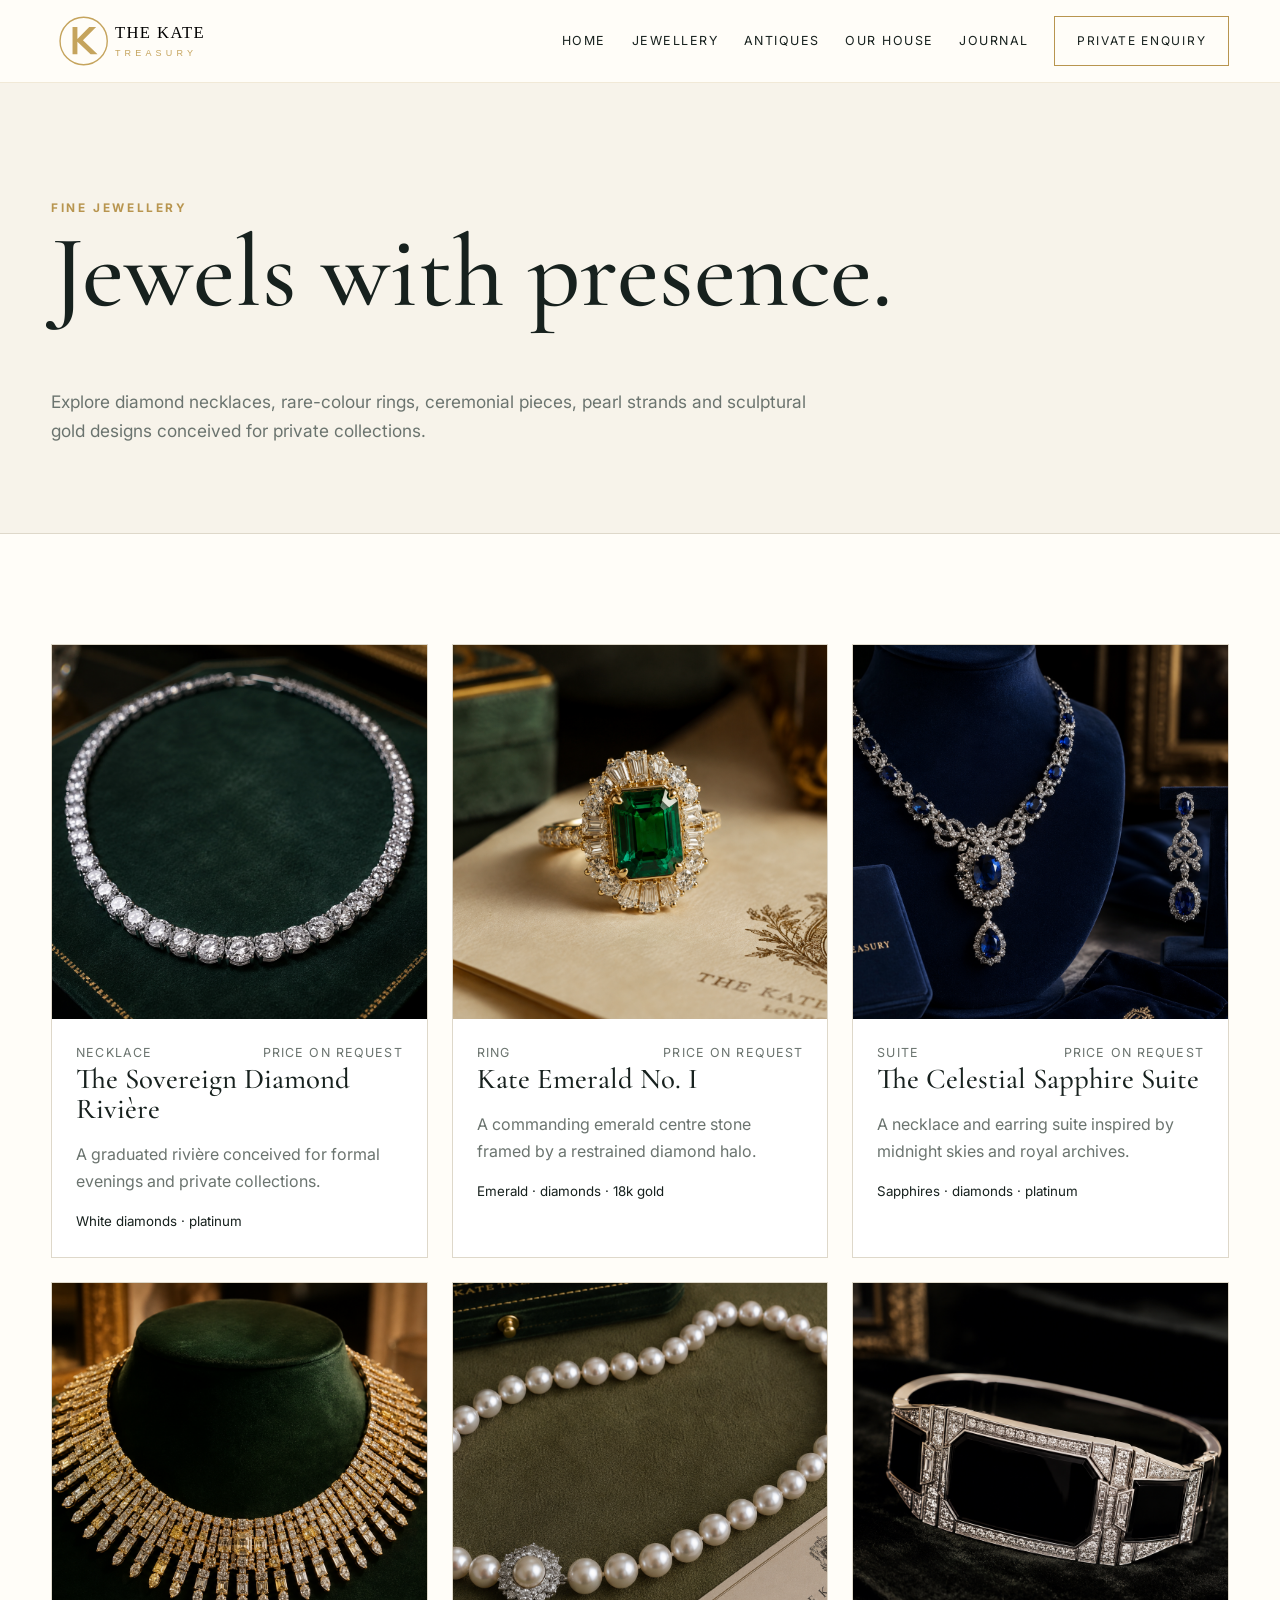
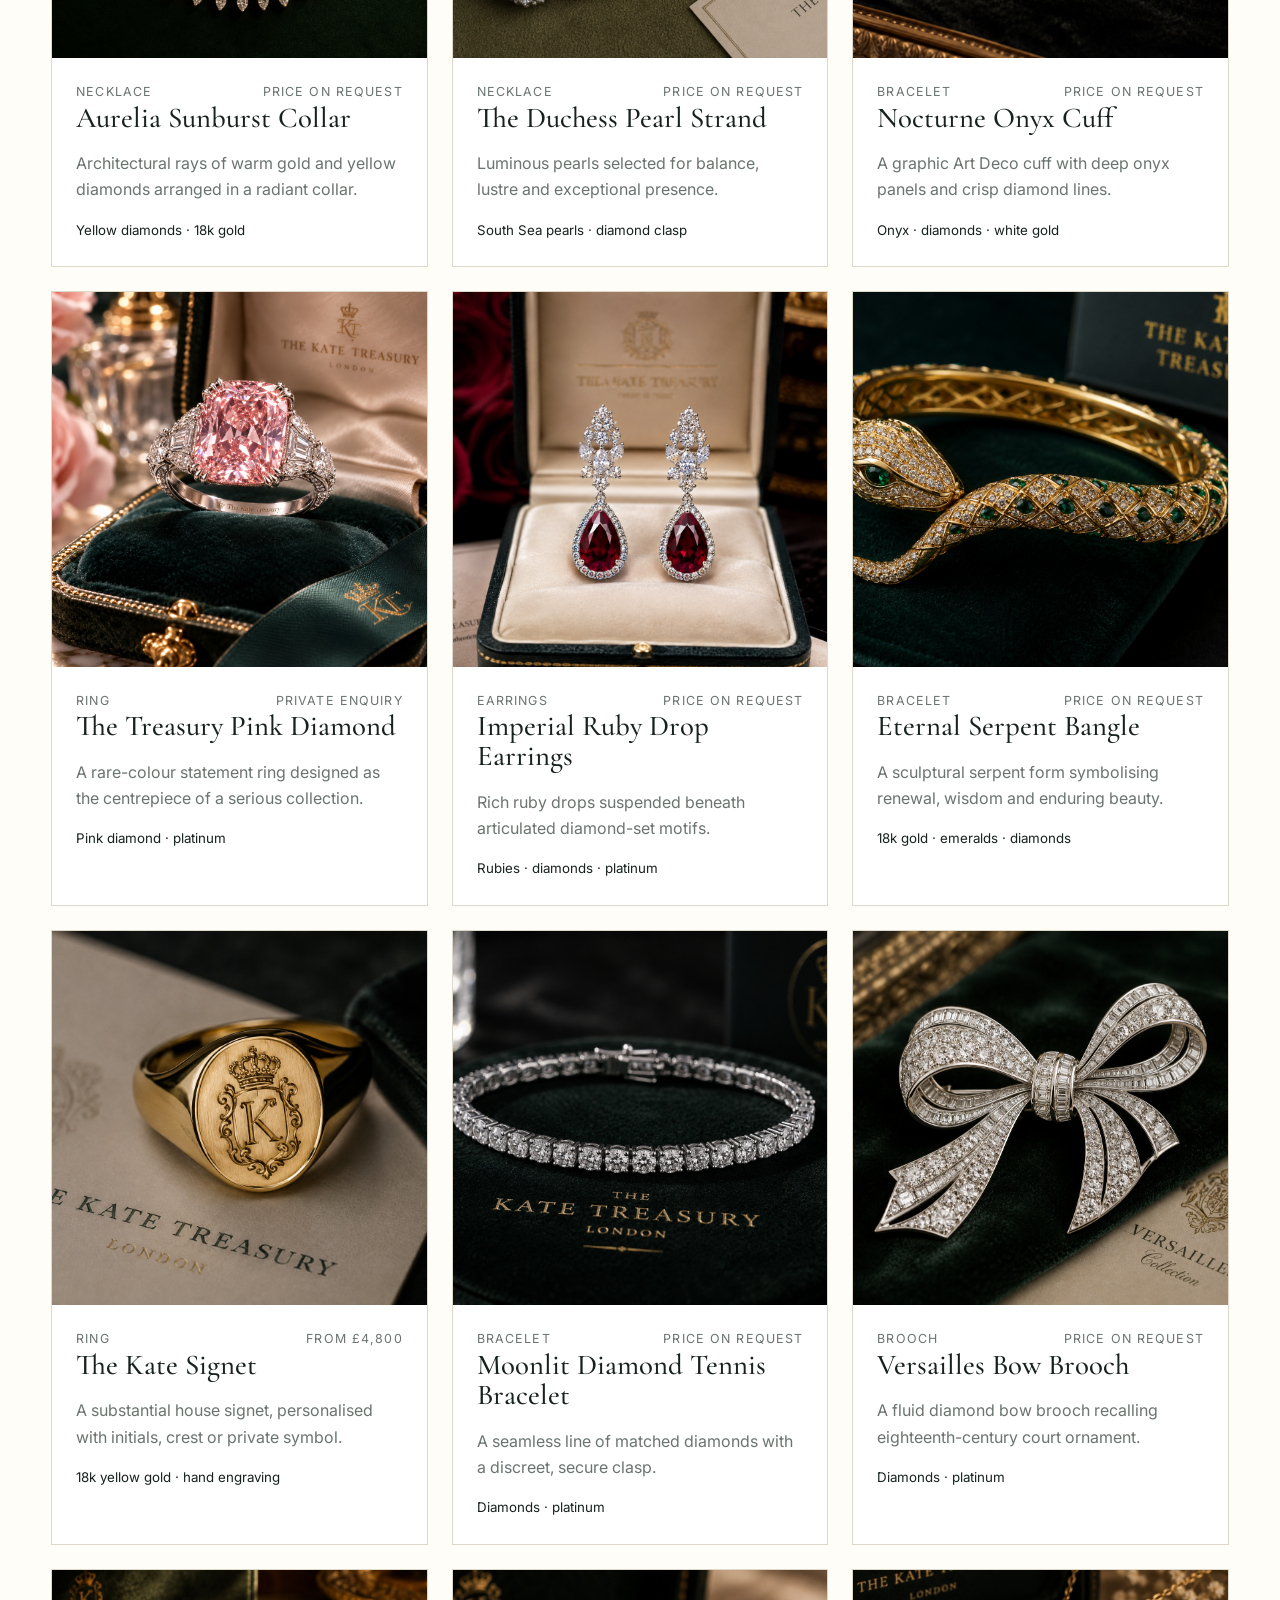
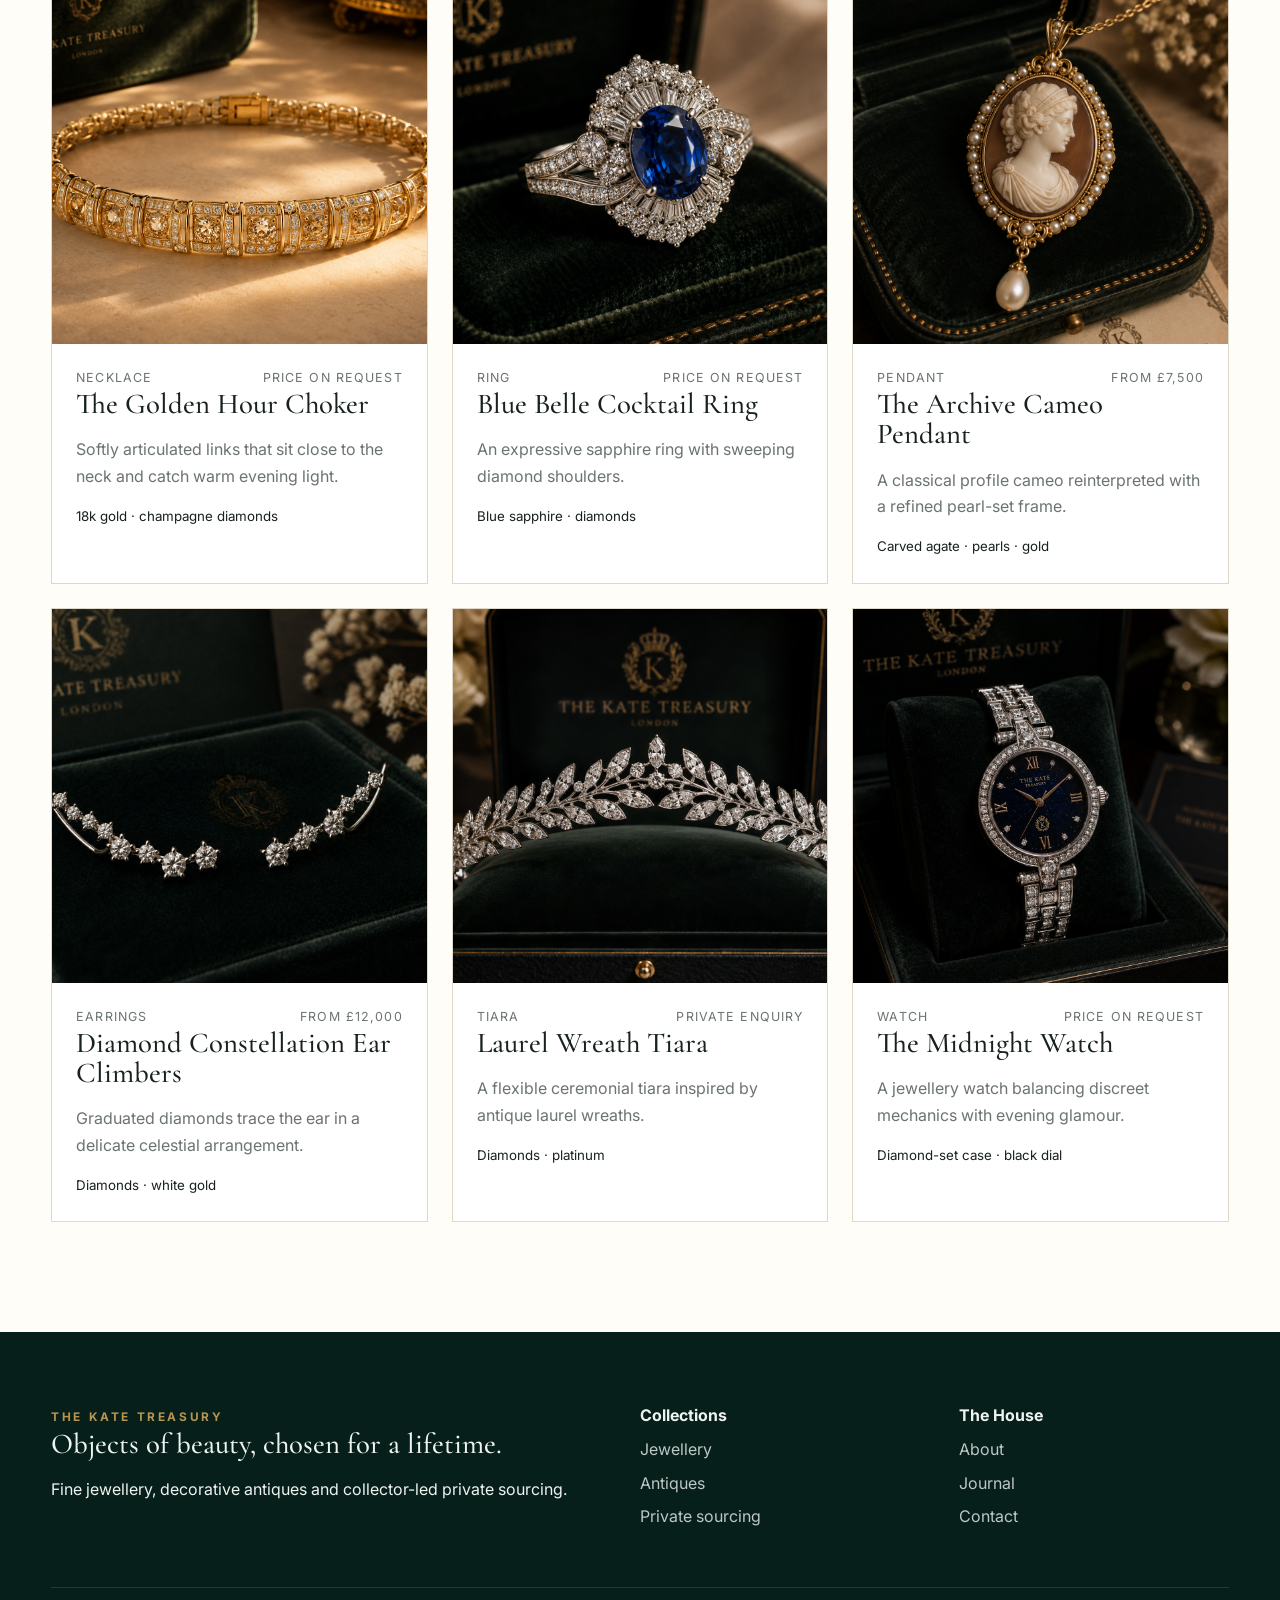
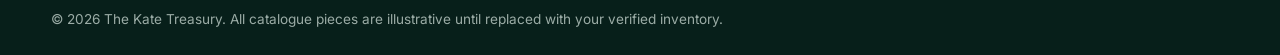
<file: pages/jewellery.html>
<!doctype html><html lang="en-GB"><head><meta charset="utf-8"><meta name="viewport" content="width=device-width,initial-scale=1"><title>Fine Jewellery Collection | The Kate Treasury</title><meta name="description" content="View statement diamond, sapphire, emerald, pearl and gold jewellery from The Kate Treasury’s private showcase."><meta name="robots" content="index,follow,max-image-preview:large,max-snippet:-1,max-video-preview:-1"><link rel="canonical" href="https://thekatetreasury.com/pages/jewellery.html"><meta property="og:type" content="website"><meta property="og:site_name" content="The Kate Treasury"><meta property="og:title" content="Fine Jewellery Collection | The Kate Treasury"><meta property="og:description" content="View statement diamond, sapphire, emerald, pearl and gold jewellery from The Kate Treasury’s private showcase."><meta property="og:url" content="https://thekatetreasury.com/pages/jewellery.html"><meta property="og:image" content="https://thekatetreasury.com/assets/images/products/jewellery-01.svg"><meta name="twitter:card" content="summary_large_image"><meta name="twitter:title" content="Fine Jewellery Collection | The Kate Treasury"><meta name="twitter:description" content="View statement diamond, sapphire, emerald, pearl and gold jewellery from The Kate Treasury’s private showcase."><meta name="twitter:image" content="https://thekatetreasury.com/assets/images/products/jewellery-01.svg"><meta name="theme-color" content="#103d33"><link rel="icon" href="../assets/images/brand/favicon.svg" type="image/svg+xml"><link rel="manifest" href="../site.webmanifest"><link rel="preconnect" href="https://fonts.googleapis.com"><link rel="preconnect" href="https://fonts.gstatic.com" crossorigin><link href="https://fonts.googleapis.com/css2?family=Cormorant+Garamond:wght@400;500;600&family=Inter:wght@400;500;600&display=swap" rel="stylesheet"><link rel="stylesheet" href="../assets/css/style.css"><script type="application/ld+json">{"@context": "https://schema.org", "@type": "CollectionPage", "name": "Fine Jewellery Collection | The Kate Treasury", "url": "https://thekatetreasury.com/pages/jewellery.html", "isPartOf": {"@type": "WebSite", "name": "The Kate Treasury", "url": "https://thekatetreasury.com/"}}</script></head><body data-catalogue="jewellery"><header class="site-header"><div class="container nav"><a class="brand" href="../index.html" aria-label="The Kate Treasury home"><img src="../assets/images/brand/logo.svg" alt="The Kate Treasury"></a><button class="menu-btn" aria-label="Open navigation">☰</button><nav class="nav-links" aria-label="Primary navigation"><a href="../index.html">Home</a><a href="../pages/jewellery.html">Jewellery</a><a href="../pages/antiques.html">Antiques</a><a href="../pages/about.html">Our House</a><a href="../pages/journal.html">Journal</a><a class="btn" href="../pages/contact.html">Private Enquiry</a></nav></div></header><main><section class="page-hero"><div class="container"><span class="eyebrow">Fine Jewellery</span><h1>Jewels with presence.</h1><div class="prose"><p>Explore diamond necklaces, rare-colour rings, ceremonial pieces, pearl strands and sculptural gold designs conceived for private collections.</p></div></div></section><section class="section"><div class="container"><div id="catalogue-grid" class="grid"></div></div></section></main><footer class="footer"><div class="container"><div class="footer-grid"><div><span class="eyebrow">The Kate Treasury</span><h3>Objects of beauty, chosen for a lifetime.</h3><p>Fine jewellery, decorative antiques and collector-led private sourcing.</p></div><div><strong>Collections</strong><a href="../pages/jewellery.html">Jewellery</a><a href="../pages/antiques.html">Antiques</a><a href="../pages/contact.html">Private sourcing</a></div><div><strong>The House</strong><a href="../pages/about.html">About</a><a href="../pages/journal.html">Journal</a><a href="../pages/contact.html">Contact</a></div></div><div class="footer-bottom">© <span id="year"></span> The Kate Treasury. All catalogue pieces are illustrative until replaced with your verified inventory.</div></div></footer><script src="../assets/js/catalogue.js"></script><script src="../assets/js/main.js"></script></body></html>
</file>
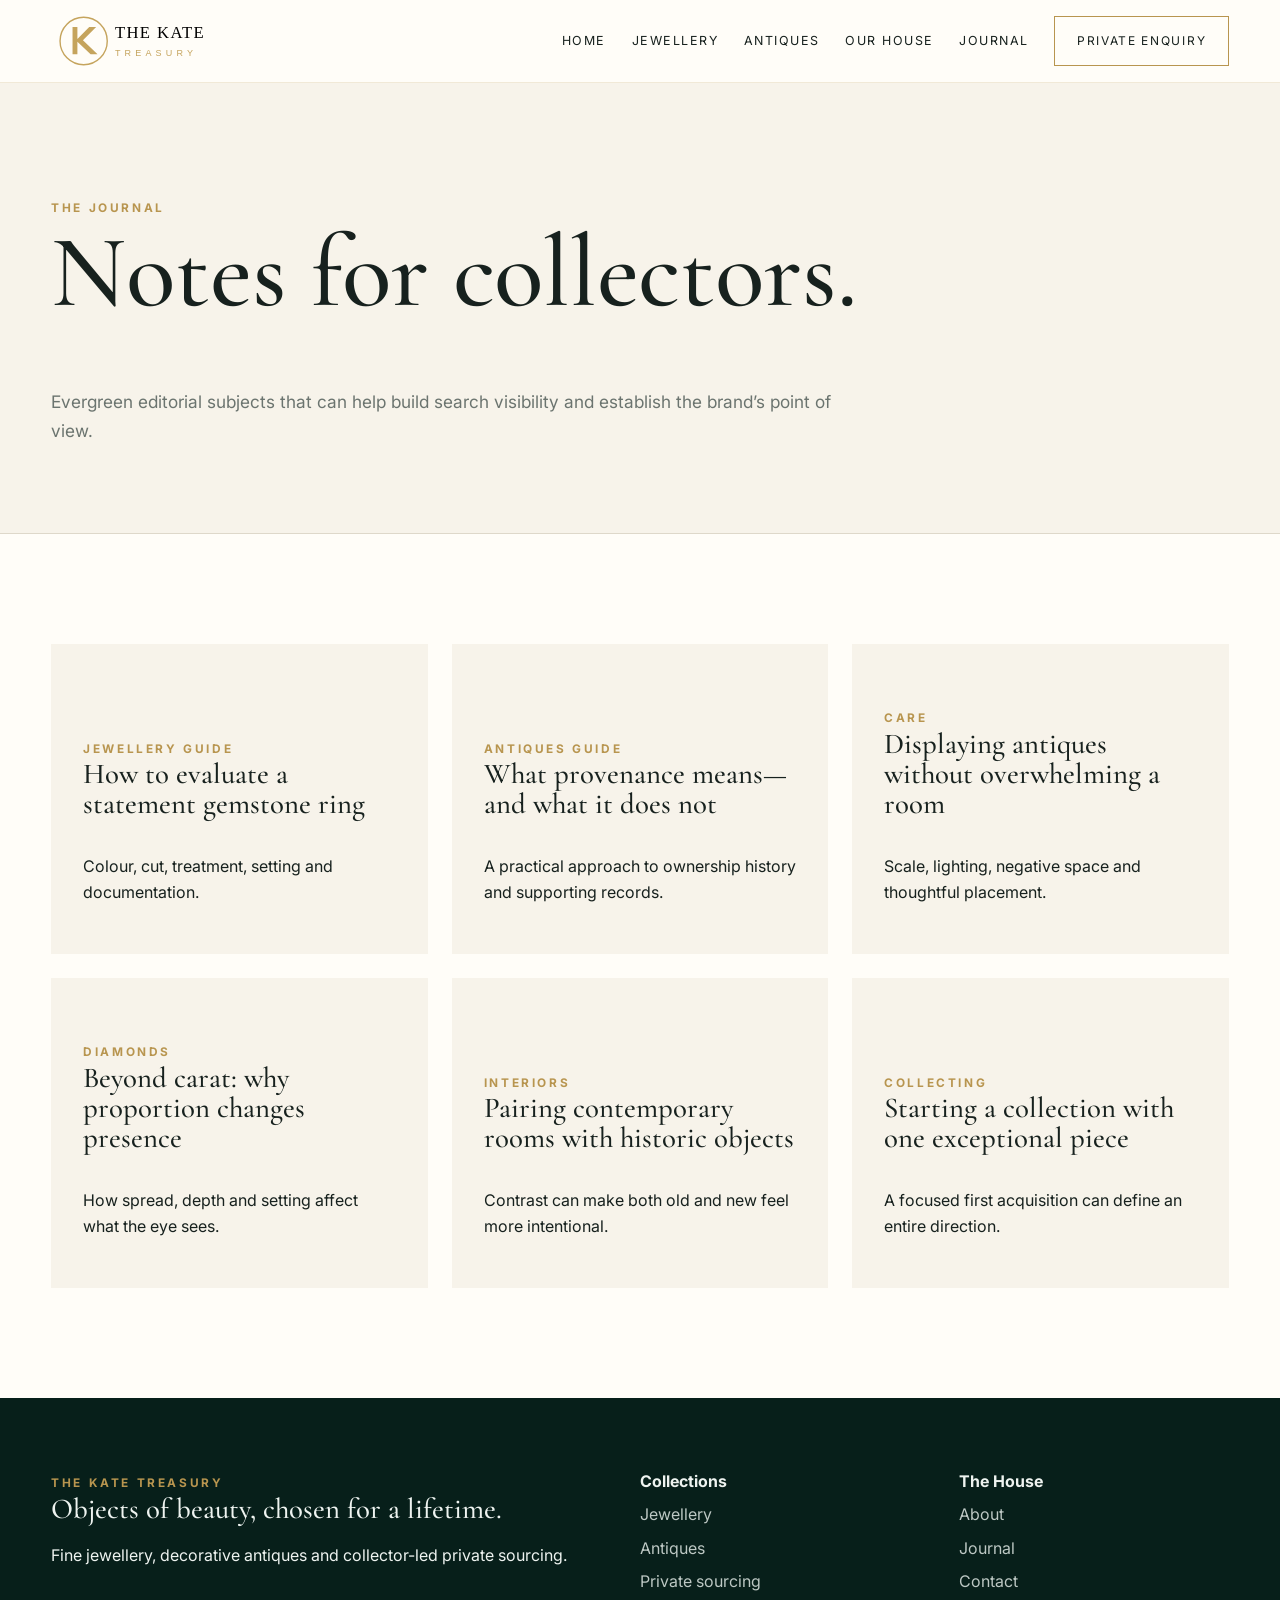
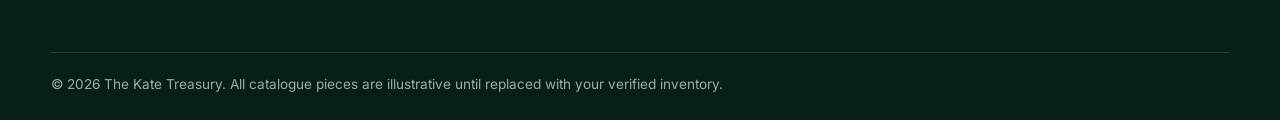
<file: pages/journal.html>
<!doctype html><html lang="en-GB"><head><meta charset="utf-8"><meta name="viewport" content="width=device-width,initial-scale=1"><title>The Journal | Jewellery & Antiques Guides | The Kate Treasury</title><meta name="description" content="Read collector-focused guides on jewellery, gemstones, antiques, provenance, care and considered interiors from The Kate Treasury."><meta name="robots" content="index,follow,max-image-preview:large,max-snippet:-1,max-video-preview:-1"><link rel="canonical" href="https://thekatetreasury.com/pages/journal.html"><meta property="og:type" content="website"><meta property="og:site_name" content="The Kate Treasury"><meta property="og:title" content="The Journal | Jewellery & Antiques Guides | The Kate Treasury"><meta property="og:description" content="Read collector-focused guides on jewellery, gemstones, antiques, provenance, care and considered interiors from The Kate Treasury."><meta property="og:url" content="https://thekatetreasury.com/pages/journal.html"><meta property="og:image" content="https://thekatetreasury.com/assets/images/products/jewellery-01.svg"><meta name="twitter:card" content="summary_large_image"><meta name="twitter:title" content="The Journal | Jewellery & Antiques Guides | The Kate Treasury"><meta name="twitter:description" content="Read collector-focused guides on jewellery, gemstones, antiques, provenance, care and considered interiors from The Kate Treasury."><meta name="twitter:image" content="https://thekatetreasury.com/assets/images/products/jewellery-01.svg"><meta name="theme-color" content="#103d33"><link rel="icon" href="../assets/images/brand/favicon.svg" type="image/svg+xml"><link rel="manifest" href="../site.webmanifest"><link rel="preconnect" href="https://fonts.googleapis.com"><link rel="preconnect" href="https://fonts.gstatic.com" crossorigin><link href="https://fonts.googleapis.com/css2?family=Cormorant+Garamond:wght@400;500;600&family=Inter:wght@400;500;600&display=swap" rel="stylesheet"><link rel="stylesheet" href="../assets/css/style.css"><script type="application/ld+json">{"@context": "https://schema.org", "@type": "Blog", "name": "The Kate Treasury Journal", "url": "https://thekatetreasury.com/pages/journal.html"}</script></head><body ><header class="site-header"><div class="container nav"><a class="brand" href="../index.html" aria-label="The Kate Treasury home"><img src="../assets/images/brand/logo.svg" alt="The Kate Treasury"></a><button class="menu-btn" aria-label="Open navigation">☰</button><nav class="nav-links" aria-label="Primary navigation"><a href="../index.html">Home</a><a href="../pages/jewellery.html">Jewellery</a><a href="../pages/antiques.html">Antiques</a><a href="../pages/about.html">Our House</a><a href="../pages/journal.html">Journal</a><a class="btn" href="../pages/contact.html">Private Enquiry</a></nav></div></header><main><section class="page-hero"><div class="container"><span class="eyebrow">The Journal</span><h1>Notes for collectors.</h1><div class="prose"><p>Evergreen editorial subjects that can help build search visibility and establish the brand’s point of view.</p></div></div></section><section class="section"><div class="container journal-grid"><article class="article-card reveal"><span class="eyebrow">Jewellery Guide</span><h3>How to evaluate a statement gemstone ring</h3><p>Colour, cut, treatment, setting and documentation.</p></article><article class="article-card reveal"><span class="eyebrow">Antiques Guide</span><h3>What provenance means—and what it does not</h3><p>A practical approach to ownership history and supporting records.</p></article><article class="article-card reveal"><span class="eyebrow">Care</span><h3>Displaying antiques without overwhelming a room</h3><p>Scale, lighting, negative space and thoughtful placement.</p></article><article class="article-card reveal"><span class="eyebrow">Diamonds</span><h3>Beyond carat: why proportion changes presence</h3><p>How spread, depth and setting affect what the eye sees.</p></article><article class="article-card reveal"><span class="eyebrow">Interiors</span><h3>Pairing contemporary rooms with historic objects</h3><p>Contrast can make both old and new feel more intentional.</p></article><article class="article-card reveal"><span class="eyebrow">Collecting</span><h3>Starting a collection with one exceptional piece</h3><p>A focused first acquisition can define an entire direction.</p></article></div></section></main><footer class="footer"><div class="container"><div class="footer-grid"><div><span class="eyebrow">The Kate Treasury</span><h3>Objects of beauty, chosen for a lifetime.</h3><p>Fine jewellery, decorative antiques and collector-led private sourcing.</p></div><div><strong>Collections</strong><a href="../pages/jewellery.html">Jewellery</a><a href="../pages/antiques.html">Antiques</a><a href="../pages/contact.html">Private sourcing</a></div><div><strong>The House</strong><a href="../pages/about.html">About</a><a href="../pages/journal.html">Journal</a><a href="../pages/contact.html">Contact</a></div></div><div class="footer-bottom">© <span id="year"></span> The Kate Treasury. All catalogue pieces are illustrative until replaced with your verified inventory.</div></div></footer><script src="../assets/js/catalogue.js"></script><script src="../assets/js/main.js"></script></body></html>
</file>
<file: assets/css/style.css>
:root {
    --ink: #17211e;
    --green: #103d33;
    --green2: #0b2e27;
    --gold: #b8954f;
    --gold2: #d9c48b;
    --ivory: #f7f3ea;
    --paper: #fffdf8;
    --muted: #6b746f;
    --line: #ded8ca;
    --shadow: 0 24px 70px rgba(14, 38, 31, .12);
}


/* =========================
   GLOBAL
   ========================= */

* {
    box-sizing: border-box;
}

html {
    scroll-behavior: smooth;
}

body {
    margin: 0;
    background: var(--paper);
    color: var(--ink);
    font: 16px/1.65 Inter, Arial, sans-serif;
}

img {
    max-width: 100%;
    display: block;
}

a {
    color: inherit;
    text-decoration: none;
}

h1,
h2,
h3 {
    font-family: "Cormorant Garamond", Georgia, serif;
    font-weight: 500;
    line-height: 1.05;
    margin: 0 0 .6em;
}

h1 {
    font-size: clamp(3.2rem, 8vw, 7.5rem);
}

h2 {
    font-size: clamp(2.4rem, 5vw, 4.6rem);
}

h3 {
    font-size: 1.8rem;
}

.container {
    width: min(1180px, 92%);
    margin: auto;
}


/* =========================
   TEXT
   ========================= */

.eyebrow {
    text-transform: uppercase;
    letter-spacing: .22em;
    font-size: .74rem;
    color: var(--gold);
    font-weight: 700;
}


/* =========================
   BUTTONS
   ========================= */

.btn {
    display: inline-flex;
    align-items: center;
    justify-content: center;
    padding: .9rem 1.35rem;
    border: 1px solid var(--gold);
    text-transform: uppercase;
    letter-spacing: .14em;
    font-size: .75rem;
    transition: .25s;
    background: transparent;
}

.btn:hover {
    background: var(--gold);
    color: white;
}

.btn-solid {
    background: var(--green);
    border-color: var(--green);
    color: white;
}


/* =========================
   HEADER
   ========================= */

.site-header {
    position: sticky;
    top: 0;
    z-index: 20;
    background: rgba(255, 253, 248, .92);
    backdrop-filter: blur(16px);
    border-bottom: 1px solid rgba(184, 149, 79, .2);
}

.nav {
    height: 82px;
    display: flex;
    align-items: center;
    justify-content: space-between;
}

.brand img {
    width: 250px;
    height: auto;
}

.nav-links {
    display: flex;
    gap: 1.6rem;
    align-items: center;
    font-size: .78rem;
    text-transform: uppercase;
    letter-spacing: .12em;
}

.menu-btn {
    display: none;
    border: 0;
    background: none;
    font-size: 1.5rem;
}


/* =========================
   HERO SECTION
   ========================= */

.hero {
    min-height: calc(100vh - 82px);
    display: grid;
    grid-template-columns: 1.1fr .9fr;
    background: var(--ivory);
}

.hero-copy {
    display: flex;
    flex-direction: column;
    justify-content: center;
    padding: 8vw;
}

.hero-copy p {
    max-width: 650px;
    font-size: 1.1rem;
    color: var(--muted);
}


/* =========================
   HERO IMAGE
   ========================= */

.hero-art {
    position: relative;
    overflow: hidden;

    background-image:
        linear-gradient(
            rgba(11, 46, 39, .15),
            rgba(11, 46, 39, .15)
        ),
        url("../images/brand/kate.jpg");

    background-size: cover;
    background-position: center;
    background-repeat: no-repeat;

    display: grid;
    place-items: center;
}



/* =========================
   GENERAL SECTIONS
   ========================= */

.section {
    padding: 110px 0;
}

.section-dark {
    background: var(--green2);
    color: var(--ivory);
}

.section-head {
    display: flex;
    align-items: end;
    justify-content: space-between;
    gap: 2rem;
    margin-bottom: 3rem;
}

.section-head p {
    max-width: 520px;
    color: var(--muted);
}

.section-dark .section-head p {
    color: #bdc8c4;
}


/* =========================
   PRODUCT GRID
   ========================= */

.grid {
    display: grid;
    grid-template-columns: repeat(3, 1fr);
    gap: 24px;
}

.card {
    background: white;
    border: 1px solid var(--line);
    transition: .3s;
}

.card:hover {
    transform: translateY(-7px);
    box-shadow: var(--shadow);
}

.card-media {
    aspect-ratio: 1 / 1;
    overflow: hidden;
    background: #102f29;
}

.card-media img {
    width: 100%;
    height: 100%;
    object-fit: cover;
    transition: .5s;
}

.card:hover .card-media img {
    transform: scale(1.03);
}

.card-body {
    padding: 1.5rem;
}

.card-meta {
    display: flex;
    justify-content: space-between;
    gap: 1rem;

    color: var(--muted);

    font-size: .78rem;
    text-transform: uppercase;
    letter-spacing: .09em;
}

.card p {
    color: var(--muted);
    margin: .8rem 0;
}


/* =========================
   SPLIT SECTION
   ========================= */

.split {
    display: grid;
    grid-template-columns: 1fr 1fr;
    align-items: stretch;
}

.split-copy {
    padding: 8vw;
}


/* =========================
   SPLIT IMAGE
   ========================= */

.split-visual {
    position: relative;

    min-height: 650px;

    overflow: hidden;

    background-image:
        linear-gradient(
            135deg,
            rgba(11, 46, 39, .08),
            rgba(11, 46, 39, .28)
        ),
        url("../images/products/antiques-04.jpg");

    background-size: cover;
    background-position: center;
    background-repeat: no-repeat;

    isolation: isolate;
}


/* Gold frame around split image */

.split-visual::before {
    content: "";

    position: absolute;
    inset: 28px;

    border: 1px solid rgba(217, 196, 139, .65);

    pointer-events: none;

    z-index: 2;
}


/* Soft luxury glow */

.split-visual::after {
    content: "";

    position: absolute;

    width: 420px;
    height: 420px;

    left: 50%;
    top: 50%;

    transform: translate(-50%, -50%);

    border-radius: 50%;

    background: rgba(217, 196, 139, .08);

    filter: blur(35px);

    pointer-events: none;

    z-index: 1;
}


/* =========================
   STATS
   ========================= */

.stats {
    display: grid;
    grid-template-columns: repeat(4, 1fr);

    border-top: 1px solid var(--line);
    border-bottom: 1px solid var(--line);
}

.stat {
    padding: 2.5rem;
    border-right: 1px solid var(--line);
}

.stat:last-child {
    border: 0;
}

.stat strong {
    display: block;

    font: 3rem Georgia;

    color: var(--green);
}


/* =========================
   PAGE HERO
   ========================= */

.page-hero {
    padding: 110px 0 70px;

    background: var(--ivory);

    border-bottom: 1px solid var(--line);
}


/* =========================
   FILTERS
   ========================= */

.filters {
    display: flex;
    gap: .8rem;
    flex-wrap: wrap;

    margin: 2rem 0;
}

.filter {
    border: 1px solid var(--line);

    background: white;

    padding: .65rem 1rem;

    cursor: pointer;
}

.filter.active {
    background: var(--green);
    color: white;

    border-color: var(--green);
}


/* =========================
   CONTENT
   ========================= */

.prose {
    max-width: 780px;
}

.prose p {
    font-size: 1.08rem;
    color: var(--muted);
}


/* =========================
   CONTACT
   ========================= */

.contact-grid {
    display: grid;
    grid-template-columns: .9fr 1.1fr;

    gap: 70px;
}

.form {
    display: grid;
    gap: 1rem;
}

.form input,
.form textarea,
.form select {
    width: 100%;

    padding: 1rem;

    border: 1px solid var(--line);

    background: white;

    font: inherit;
}

.form textarea {
    min-height: 170px;
}

.notice {
    padding: 1rem;

    border-left: 3px solid var(--gold);

    background: var(--ivory);

    color: var(--muted);
}


/* =========================
   JOURNAL
   ========================= */

.journal-grid {
    display: grid;
    grid-template-columns: repeat(3, 1fr);

    gap: 24px;
}

.article-card {
    padding: 2rem;

    background: var(--ivory);

    min-height: 310px;

    display: flex;
    flex-direction: column;
    justify-content: flex-end;
}


/* =========================
   FOOTER
   ========================= */

.footer {
    background: #071f1a;

    color: #eef3f0;

    padding: 70px 0 25px;
}

.footer-grid {
    display: grid;

    grid-template-columns: 2fr 1fr 1fr;

    gap: 50px;
}

.footer a {
    display: block;

    color: #bdc8c4;

    margin: .45rem 0;
}

.footer-bottom {
    margin-top: 50px;

    padding-top: 20px;

    border-top: 1px solid rgba(255, 255, 255, .12);

    font-size: .85rem;

    color: #9baca6;
}


/* =========================
   REVEAL ANIMATION
   ========================= */

.reveal {
    opacity: 0;

    transform: translateY(20px);

    transition: .7s;
}

.reveal.visible {
    opacity: 1;

    transform: none;
}


/* =========================
   TABLET
   ========================= */

@media (max-width: 900px) {

    .nav-links {
        display: none;

        position: absolute;

        top: 82px;
        left: 0;
        right: 0;

        background: var(--paper);

        padding: 1.5rem;

        flex-direction: column;

        border-bottom: 1px solid var(--line);
    }

    .nav-links.open {
        display: flex;
    }

    .menu-btn {
        display: block;
    }

    .hero,
    .split,
    .contact-grid {
        grid-template-columns: 1fr;
    }

    .hero-art {
        min-height: 500px;

        background-position: center center;
    }

    .split-visual {
        min-height: 560px;

        background-position: center center;
    }

    .grid,
    .journal-grid {
        grid-template-columns: repeat(2, 1fr);
    }

    .stats {
        grid-template-columns: repeat(2, 1fr);
    }

    .footer-grid {
        grid-template-columns: 1fr 1fr;
    }
}


/* =========================
   MOBILE
   ========================= */

@media (max-width: 600px) {

    .brand img {
        width: 205px;
    }

    .hero-copy {
        padding: 80px 6%;
    }

    .hero-art {
        min-height: 420px;

        background-position: center center;
    }

    .split-visual {
        min-height: 480px;

        background-position: center center;
    }

    .split-visual::before {
        inset: 18px;
    }

    .grid,
    .journal-grid,
    .footer-grid {
        grid-template-columns: 1fr;
    }

    .section {
        padding: 75px 0;
    }

    .section-head {
        align-items: start;

        flex-direction: column;
    }

    .stats {
        grid-template-columns: 1fr;
    }

    .stat {
        border-right: 0;

        border-bottom: 1px solid var(--line);
    }

    h1 {
        font-size: 3.4rem;
    }
}


/* =========================
   SMALL PHONES
   ========================= */

@media (max-width: 380px) {

    .hero-copy {
        padding: 65px 6%;
    }

    .hero-art {
        min-height: 380px;
    }

    .split-visual {
        min-height: 420px;
    }

    .split-visual::before {
        inset: 14px;
    }
}
</file>
